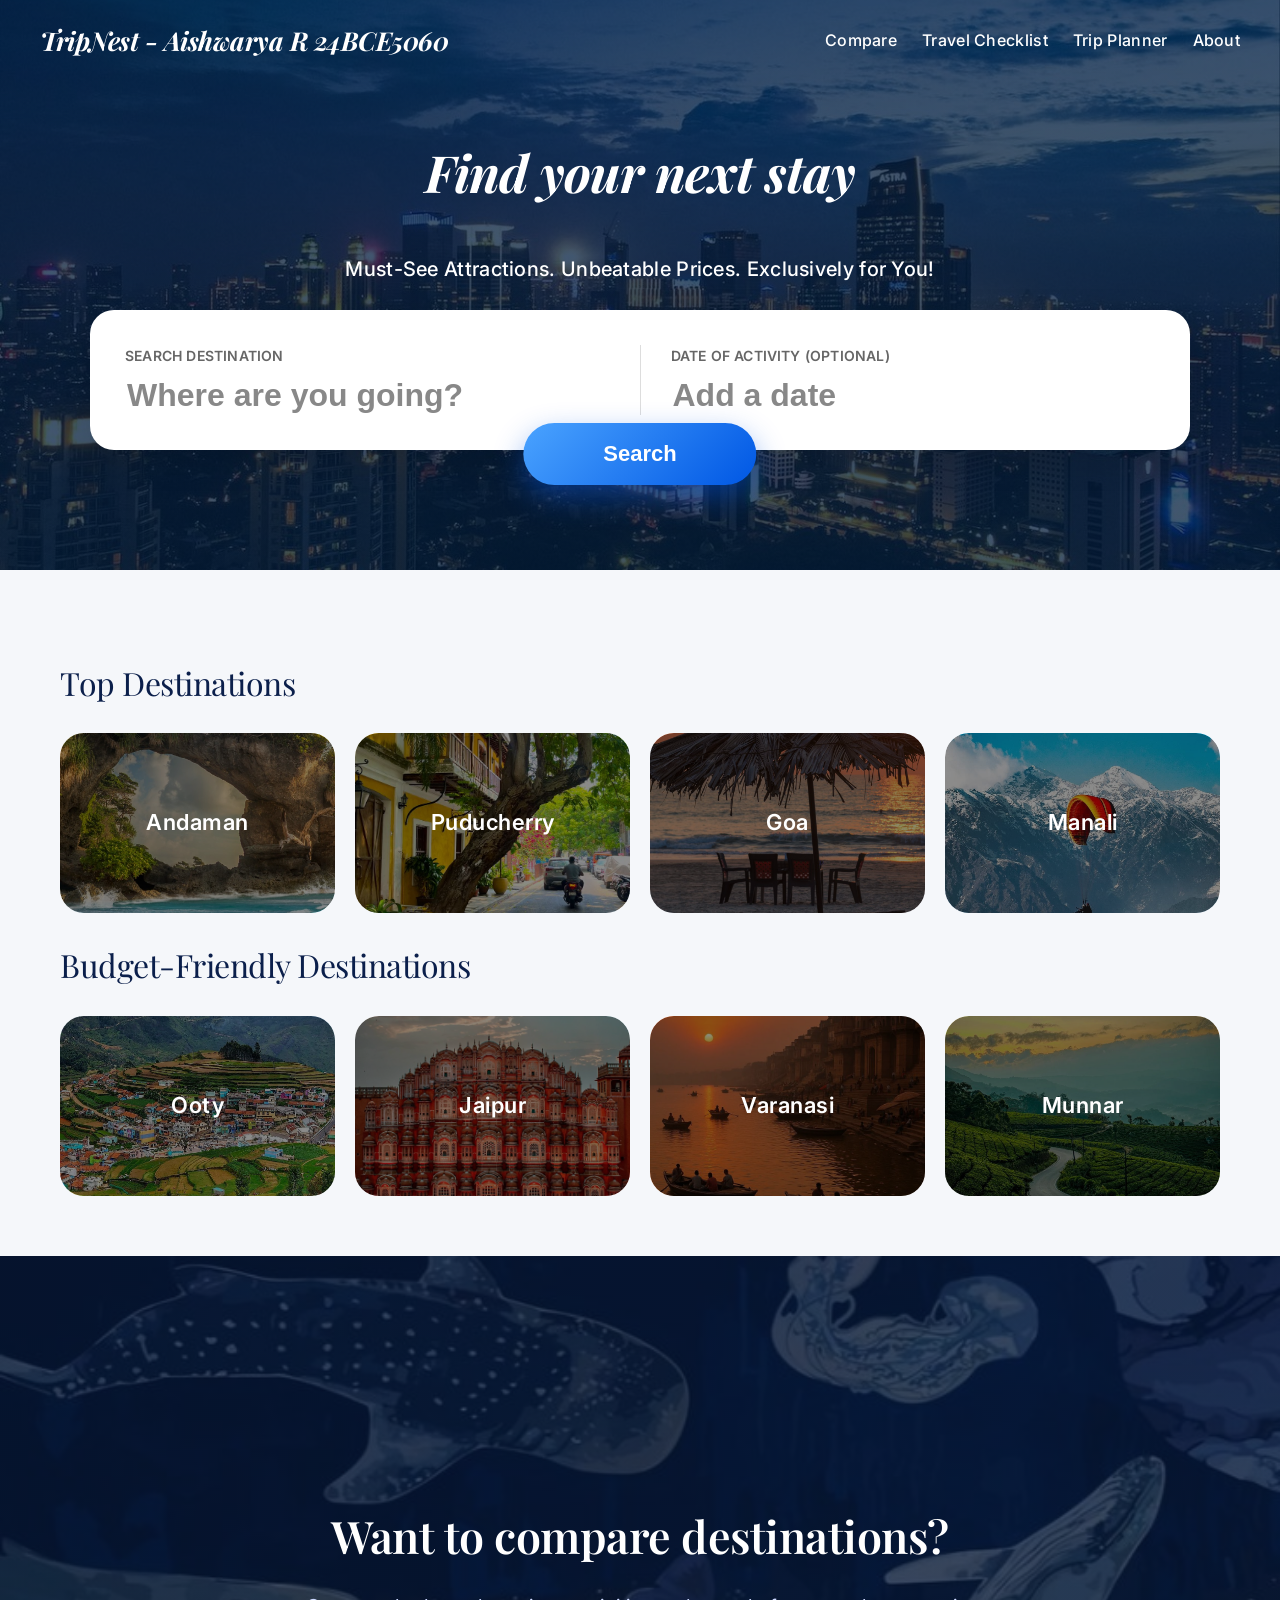
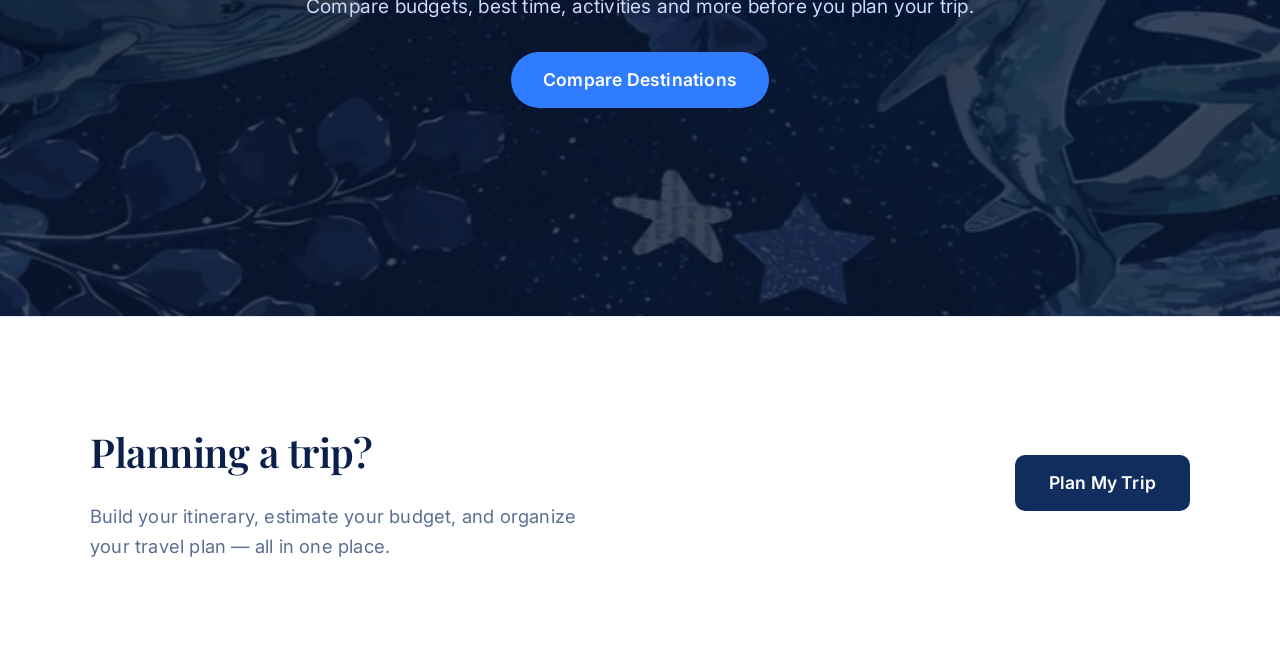
<file: index.html>
<!DOCTYPE html>
<html lang="en">
<head>
  <meta charset="UTF-8">
  <title>TripNest | Travel Smart</title>
  <link rel="stylesheet" href="style.css">
  <link href="https://fonts.googleapis.com/css2?family=Inter:wght@400;500;600;700&family=Playfair+Display:wght@600;700&display=swap" rel="stylesheet">

</head>
<body>

<section class="hero">

  <nav class="navbar">
    <div class="logo"><i>TripNest - Aishwarya R 24BCE5060</i></div>

    <div class="nav-links">
      <a href="compare.html">Compare</a>
      <a href="travel-checklist.html">Travel Checklist</a>
      <a href="trip-planner.html">Trip Planner</a>
      <a href="about.html">About</a>


      </div>
    </div>
  </nav>

  <h1><i>Find your next stay</i></h1>

  <div class="search-wrapper">

    <p class="search-tagline">
      Must-See Attractions. Unbeatable Prices. Exclusively for You!
    </p>

    <div class="search-bar">

      <div class="search-field">
        <span class="label">SEARCH DESTINATION</span>
        <input
          type="text"
          id="destinationInput"
          placeholder="Where are you going?" />
      </div>

      <div class="divider"></div>

<div class="search-field date-field">
  <span class="label">DATE OF ACTIVITY (OPTIONAL)</span>

  <input
    type="text"
    id="dateText"
    placeholder="Add a date"
    readonly
    onclick="toggleCalendar()" />

  <div class="calendar-box" id="calendarBox">
    <div class="calendar-header">
      <button onclick="prevMonth()">‹</button>
      <span id="monthYear"></span>
      <button onclick="nextMonth()">›</button>
    </div>

    <div class="calendar-days">
      <span>Su</span><span>Mo</span><span>Tu</span>
      <span>We</span><span>Th</span><span>Fr</span><span>Sa</span>
    </div>

    <div class="calendar-dates" id="calendarDates"></div>
  </div>
</div>
    </div>


    <button class="search-main-btn floating-btn" onclick="searchTrip()">
      Search
    </button>

  </div>
</section>

<section class="destinations-section">

  <h2 class="section-title">Top Destinations</h2>
  <div class="destination-grid">

    <a href="andaman.html" class="destination-link">
      <div class="destination-card andaman"><span>Andaman</span></div>
    </a>

    <a href="puducherry.html" class="destination-link">
      <div class="destination-card puducherry"><span>Puducherry</span></div>
    </a>

    <a href="goa.html" class="destination-link">
      <div class="destination-card goa"><span>Goa</span></div>
    </a>

    <a href="manali.html" class="destination-link">
      <div class="destination-card manali"><span>Manali</span></div>
    </a>

  </div>

  <h2 class="section-title">Budget-Friendly Destinations</h2>
  <div class="destination-grid">

    <a href="ooty.html" class="destination-link">
      <div class="destination-card ooty"><span>Ooty</span></div>
    </a>

    <a href="jaipur.html" class="destination-link">
      <div class="destination-card jaipur"><span>Jaipur</span></div>
    </a>

    <a href="varanasi.html" class="destination-link">
      <div class="destination-card varanasi"><span>Varanasi</span></div>
    </a>

    <a href="munnar.html" class="destination-link">
      <div class="destination-card munnar"><span>Munnar</span></div>
    </a>

  </div>
</section>

<section class="compare-cta" id="compare-cta">
  <div class="cta-content">
    <h2> Want to compare destinations?</h2>
    <p>Compare budgets, best time, activities and more before you plan your trip.</p>
    <a href="compare.html" class="cta-btn">Compare Destinations</a>
  </div>
</section>
<section class="planner-cta" id="planner-cta">
  <div class="planner-wrapper">
    <div class="planner-text">
      <h2>Planning a trip?</h2>
      <p>
        Build your itinerary, estimate your budget, and organize your travel
        plan — all in one place.
      </p>
    </div>

    <div class="planner-action">
      <a href="trip-planner.html" class="planner-btn">Plan My Trip</a>
    </div>
  </div>
</section>



<script src="script.js"></script>
</body>
</html>
</file>
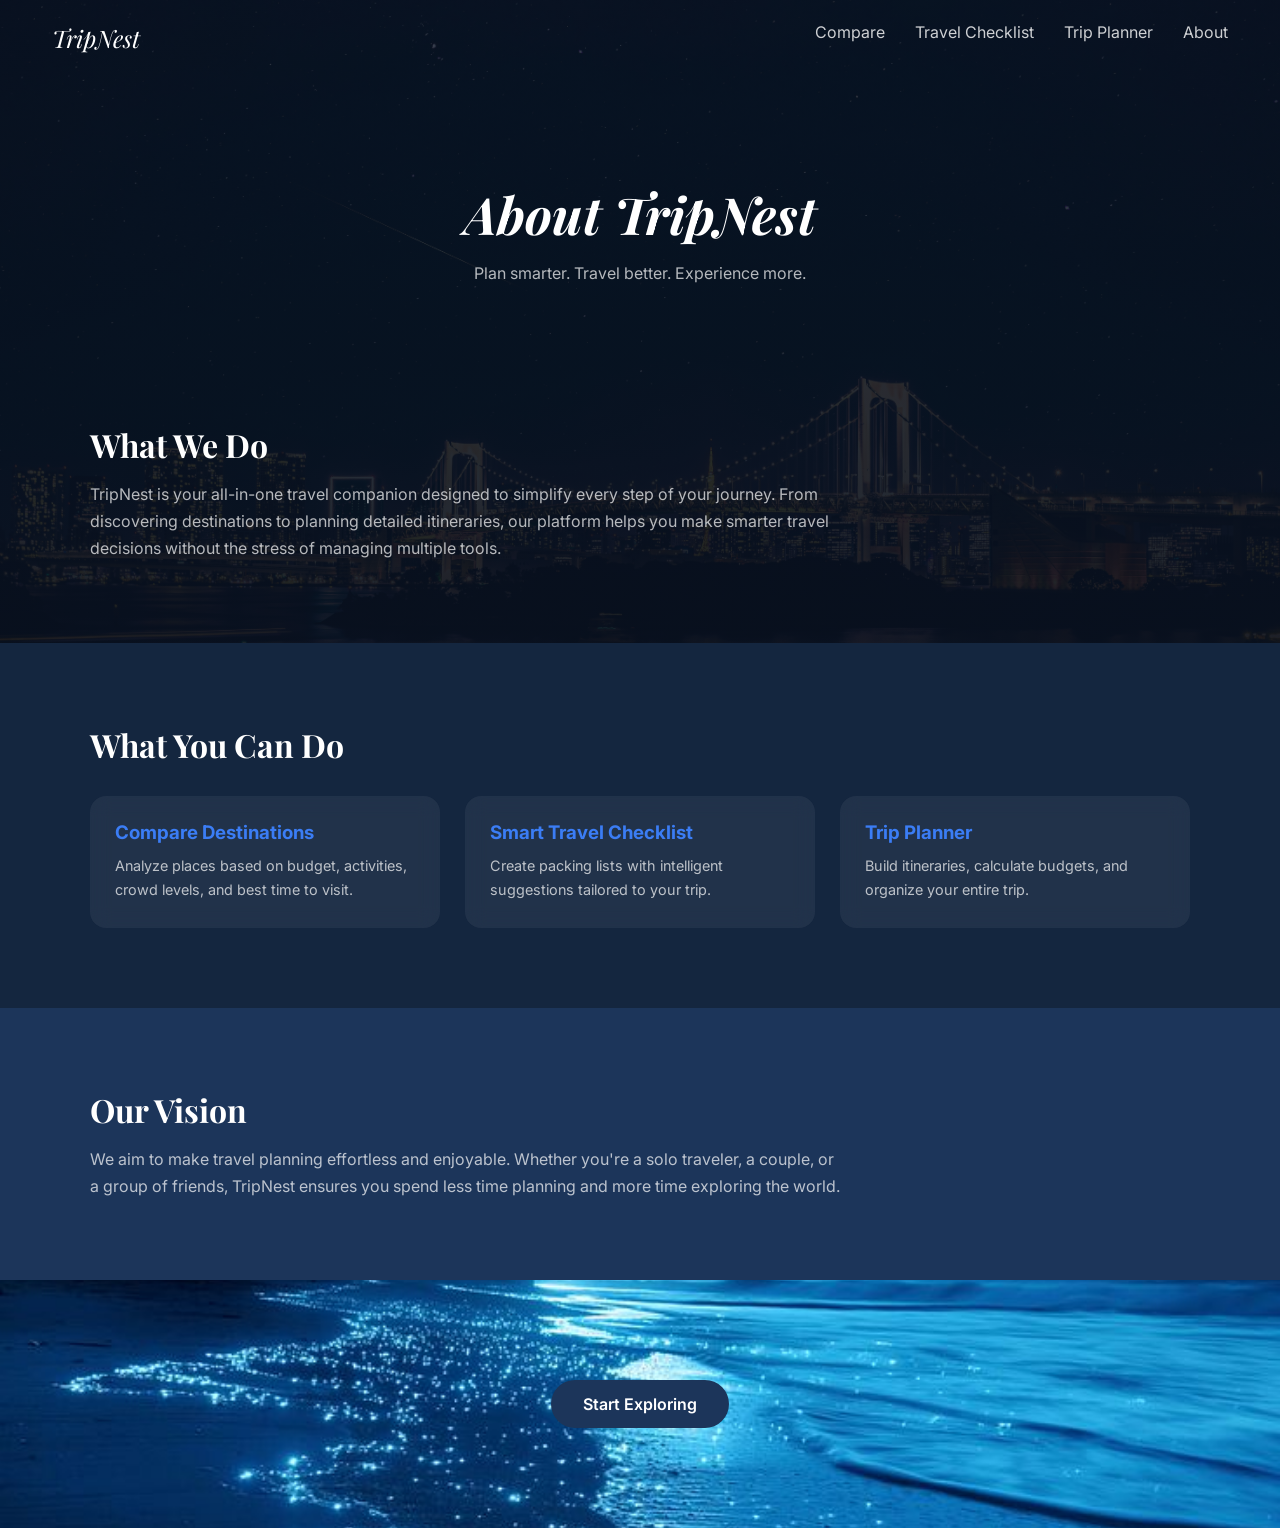
<file: about.html>
<!DOCTYPE html>
<html lang="en">
<head>
  <meta charset="UTF-8" />
  <meta name="viewport" content="width=device-width, initial-scale=1.0" />
  <title>About — TripNest</title>

  <link href="https://fonts.googleapis.com/css2?family=Playfair+Display:ital,wght@0,600;0,700;1,600&family=Inter:wght@300;400;500;600&display=swap" rel="stylesheet">

  <style>
    :root {
      --navy: #0d1b2e;
      --navy-light: #14263f;
      --navy-mid: #1c355a;
      --blue: #3b7df5;
      --white: #ffffff;
      --text-light: rgba(255,255,255,0.7);
    }

    * { margin:0; padding:0; box-sizing:border-box; }

    body {
      font-family: 'Inter', sans-serif;
      background: var(--navy);
      color: white;
    }

    .hero-bg {
      position: fixed;
      inset: 0;
      background:
        linear-gradient(rgba(8,18,34,0.8), rgba(8,16,30,0.95)),
        url('images/bg-travel.jpg') center/cover no-repeat;
      z-index: 0;
    }

    nav {
      position: fixed;
      top: 0; left: 0; right: 0;
      display: flex;
      justify-content: space-between;
      padding: 22px 52px;
      z-index: 10;
    }

    .nav-logo {
      font-family: 'Playfair Display', serif;
      font-style: italic;
      font-size: 1.5rem;
      color: white;
      text-decoration: none;
    }

    .nav-links {
      display: flex;
      gap: 30px;
      list-style: none;
    }

    .nav-links a {
      color: white;
      text-decoration: none;
      opacity: 0.8;
    }

    .nav-links a:hover { opacity:1; }

    .page {
      position: relative;
      z-index: 1;
      padding-top: 100px;
    }

    /* HERO */
    .hero {
      text-align: center;
      padding: 80px 20px 60px;
      background: transparent;
    }

    .hero h1 {
      font-family: 'Playfair Display', serif;
      font-size: 3.2rem;
      font-style: italic;
      margin-bottom: 15px;
    }

    .hero p {
      color: var(--text-light);
    }

    /* SECTION BASE */
    .section {
      padding: 80px 20px;
    }

    .container {
      max-width: 1100px;
      margin: auto;
    }

    .section h2 {
      font-family: 'Playfair Display', serif;
      font-size: 2rem;
      margin-bottom: 15px;
    }

    .section p {
      color: var(--text-light);
      line-height: 1.7;
      max-width: 750px;
    }

    /* DIFFERENT SECTION COLORS */
    .section-dark {
      background: transparent;
    }

    .section-light {
      background: var(--navy-light);
    }

    .section-mid {
      background: var(--navy-mid);
    }

    /* FEATURES */
    .features {
      display: grid;
      grid-template-columns: repeat(auto-fit, minmax(250px,1fr));
      gap: 25px;
      margin-top: 30px;
    }

    .feature-card {
      background: rgba(255,255,255,0.06);
      padding: 25px;
      border-radius: 16px;
      backdrop-filter: blur(10px);
      transition: 0.3s;
    }

    .feature-card:hover {
      transform: translateY(-6px);
      background: rgba(255,255,255,0.1);
    }

    .feature-card h3 {
      margin-bottom: 10px;
      color: var(--blue);
    }

    .feature-card p {
      font-size: 0.9rem;
      color: var(--text-light);
    }

    /* CTA */
    .cta {
      text-align: center;
      padding: 100px 20px;
background: 
  
  url('images/nightcta.jpg') center/cover no-repeat;
    }

    .cta a {
      display: inline-block;
      padding: 14px 32px;
      border-radius: 30px;
      background: var(--navy-mid);
      color: white;
      text-decoration: none;
      font-weight: 600;
    }

  </style>
</head>
<body>

<div class="hero-bg"></div>

<nav>
  <a href="index.html" class="nav-logo">TripNest</a>
  <ul class="nav-links">
    <li><a href="compare.html">Compare</a></li>
    <li><a href="travel-checklist.html">Travel Checklist</a></li>
    <li><a href="trip-planner.html">Trip Planner</a></li>
    <li><a href="about.html" class="active">About</a></li>
  </ul>
</nav>

<div class="page">

  <!-- HERO -->
  <div class="hero">
    <h1>About TripNest</h1>
    <p>Plan smarter. Travel better. Experience more.</p>
  </div>

  <!-- WHAT WE DO -->
  <section class="section section-dark">
    <div class="container">
      <h2>What We Do</h2>
      <p>
        TripNest is your all-in-one travel companion designed to simplify every step of your journey.
        From discovering destinations to planning detailed itineraries, our platform helps you make
        smarter travel decisions without the stress of managing multiple tools.
      </p>
    </div>
  </section>

  <!-- FEATURES -->
  <section class="section section-light">
    <div class="container">
      <h2>What You Can Do</h2>

      <div class="features">
        <div class="feature-card">
          <h3>Compare Destinations</h3>
          <p>Analyze places based on budget, activities, crowd levels, and best time to visit.</p>
        </div>

        <div class="feature-card">
          <h3>Smart Travel Checklist</h3>
          <p>Create packing lists with intelligent suggestions tailored to your trip.</p>
        </div>

        <div class="feature-card">
          <h3>Trip Planner</h3>
          <p>Build itineraries, calculate budgets, and organize your entire trip.</p>
        </div>
      </div>
    </div>
  </section>

  <!-- VISION -->
  <section class="section section-mid">
    <div class="container">
      <h2>Our Vision</h2>
      <p>
        We aim to make travel planning effortless and enjoyable. Whether you're a solo traveler,
        a couple, or a group of friends, TripNest ensures you spend less time planning and more
        time exploring the world.
      </p>
    </div>
  </section>

  <!-- CTA -->
  <div class="cta">
    <a href="index.html">Start Exploring</a>
  </div>

</div>

</body>
</html>
</file>
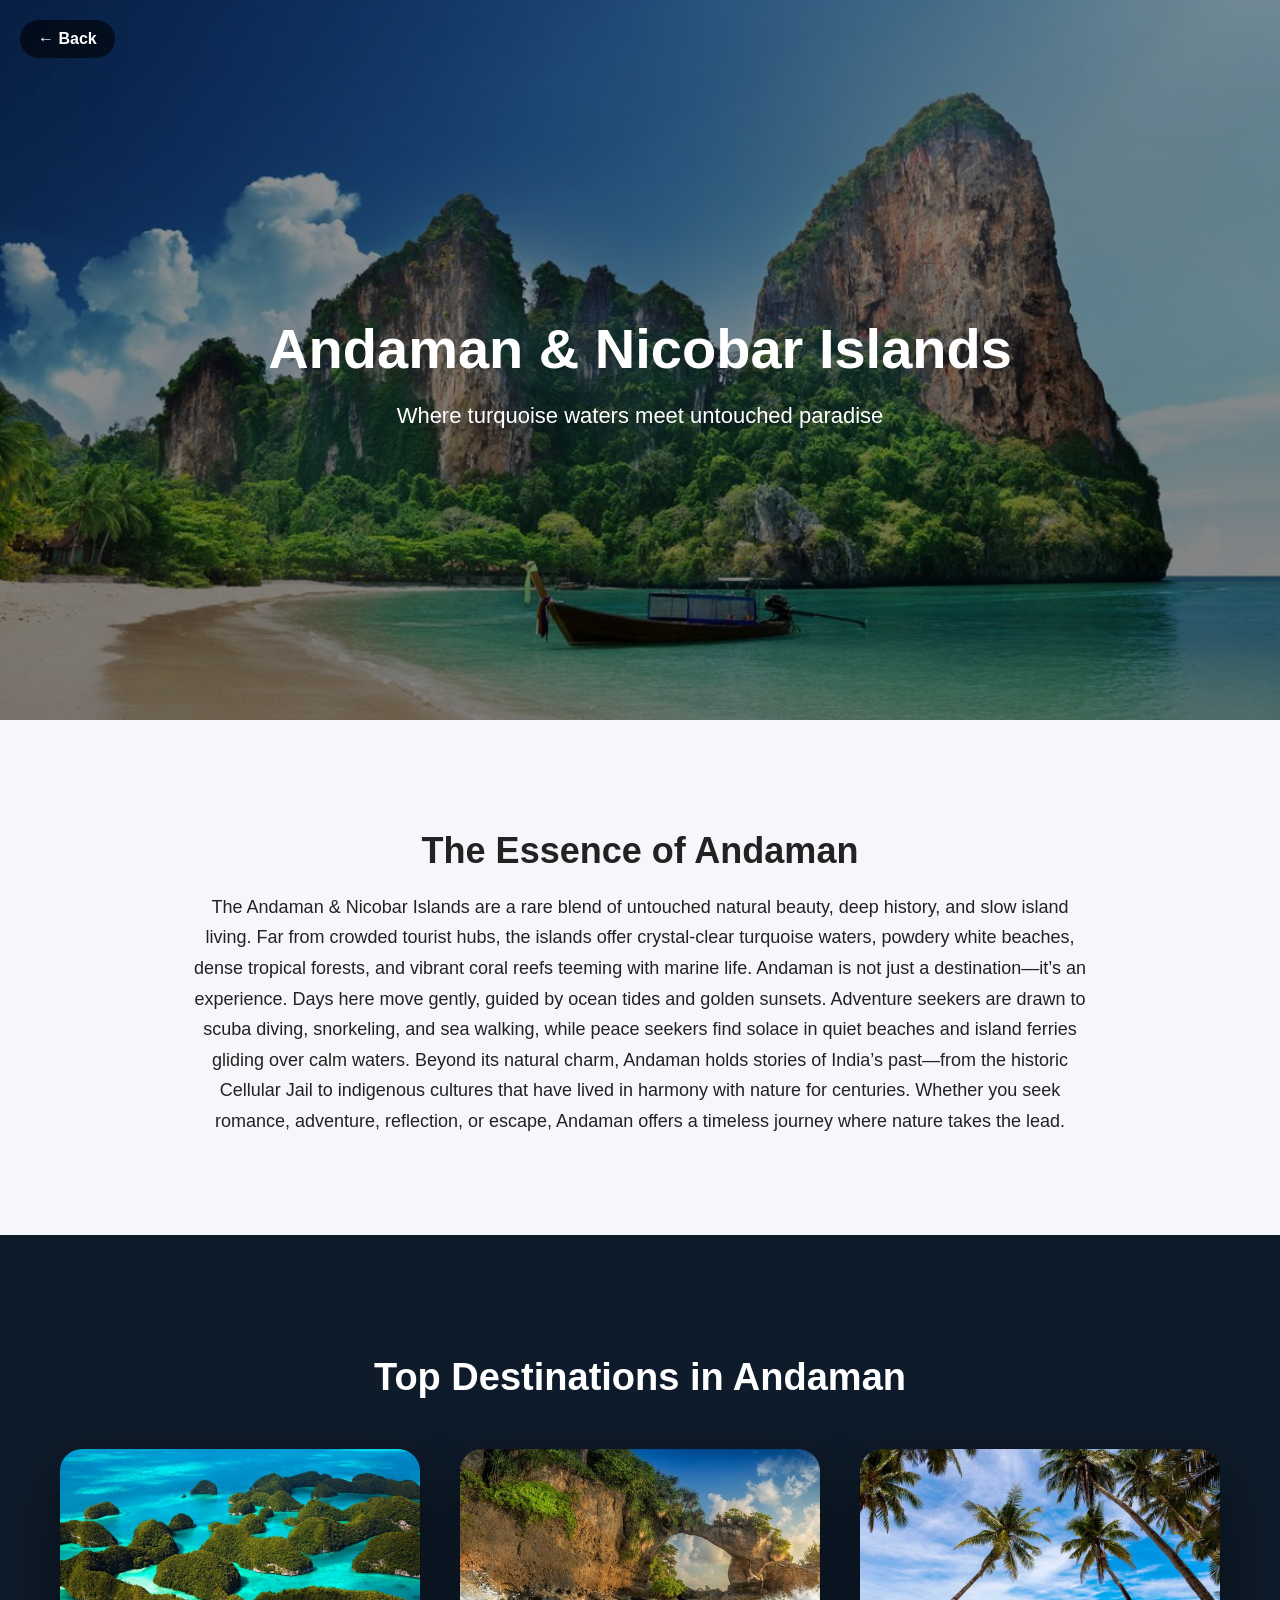
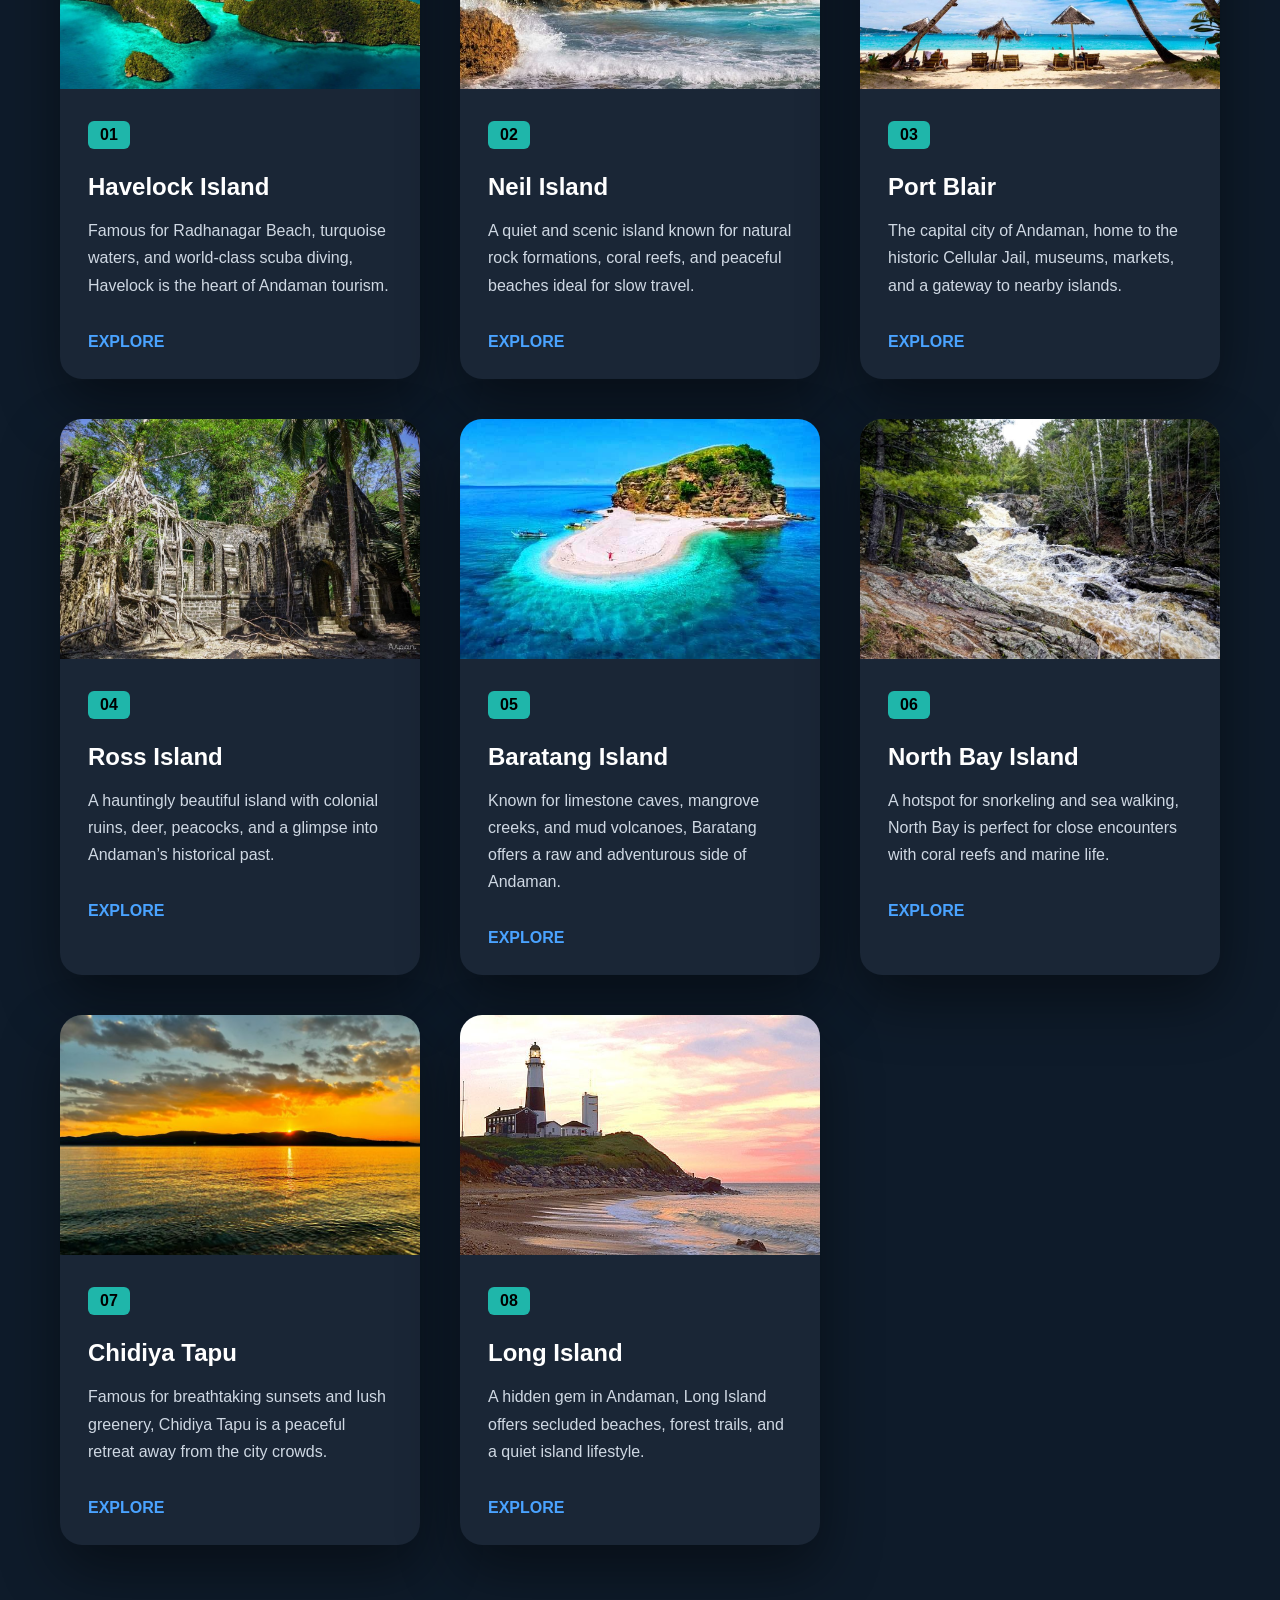
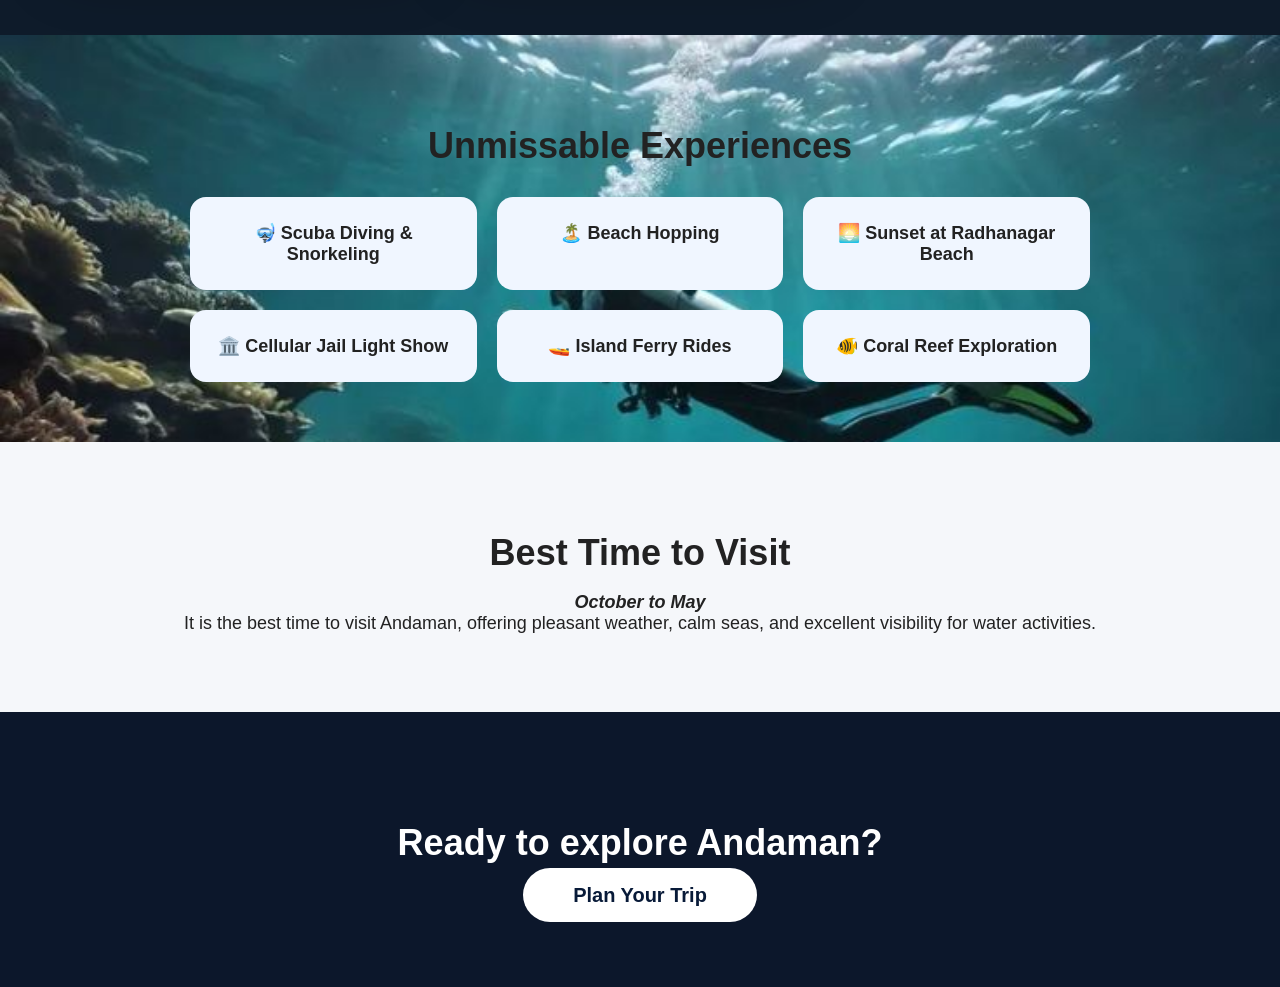
<file: andaman.html>
<!DOCTYPE html>
<html lang="en">
<head>
  <meta charset="UTF-8">
  <title>Andaman | TripNest</title>
  <link rel="stylesheet" href="andaman.css">
</head>
<body>
<a href="index.html" class="back-btn">← Back</a>

<section class="andaman-hero">
  <div class="hero-content">
    <h1>Andaman & Nicobar Islands</h1>
    <p>Where turquoise waters meet untouched paradise</p>
  </div>
</section>

<section class="essence">
  <h2>The Essence of Andaman</h2>
  <p>
The Andaman & Nicobar Islands are a rare blend of untouched natural beauty, deep history, and slow island living. Far from crowded tourist hubs, the islands offer crystal-clear turquoise waters, powdery white beaches, dense tropical forests, and vibrant coral reefs teeming with marine life.

Andaman is not just a destination—it’s an experience. Days here move gently, guided by ocean tides and golden sunsets. Adventure seekers are drawn to scuba diving, snorkeling, and sea walking, while peace seekers find solace in quiet beaches and island ferries gliding over calm waters.

Beyond its natural charm, Andaman holds stories of India’s past—from the historic Cellular Jail to indigenous cultures that have lived in harmony with nature for centuries. Whether you seek romance, adventure, reflection, or escape, Andaman offers a timeless journey where nature takes the lead.
  </p>
</section>

<section class="top-destinations-cards">

  <h2 class="section-title">Top Destinations in Andaman</h2>

  <div class="destinations-grid">

    <div class="destination-card-dark">
      <img src="images/havelock.jpg" alt="Havelock Island">

      <div class="card-content">
        <span class="card-index">01</span>
        <h3>Havelock Island</h3>
        <p>
          Famous for Radhanagar Beach, turquoise waters, and world-class
          scuba diving, Havelock is the heart of Andaman tourism.
        </p>
        <a href="#" class="explore-link">EXPLORE</a>
      </div>
    </div>

    <div class="destination-card-dark">
      <img src="images/neil.jpg" alt="Neil Island">

      <div class="card-content">
        <span class="card-index">02</span>
        <h3>Neil Island</h3>
        <p>
          A quiet and scenic island known for natural rock formations,
          coral reefs, and peaceful beaches ideal for slow travel.
        </p>
        <a href="#" class="explore-link">EXPLORE</a>
      </div>
    </div>

    <div class="destination-card-dark">
      <img src="images/portblair.jpg" alt="Port Blair">

      <div class="card-content">
        <span class="card-index">03</span>
        <h3>Port Blair</h3>
        <p>
          The capital city of Andaman, home to the historic Cellular Jail,
          museums, markets, and a gateway to nearby islands.
        </p>
        <a href="#" class="explore-link">EXPLORE</a>
      </div>
    </div>

    <div class="destination-card-dark">
      <img src="images/ross.jpg" alt="Ross Island">

      <div class="card-content">
        <span class="card-index">04</span>
        <h3>Ross Island</h3>
        <p>
          A hauntingly beautiful island with colonial ruins, deer,
          peacocks, and a glimpse into Andaman’s historical past.
        </p>
        <a href="#" class="explore-link">EXPLORE</a>
      </div>
    </div>
    <div class="destination-card-dark">
  <img src="images/baratang.jpg" alt="Baratang Island">

  <div class="card-content">
    <span class="card-index">05</span>
    <h3>Baratang Island</h3>
    <p>
      Known for limestone caves, mangrove creeks, and mud volcanoes,
      Baratang offers a raw and adventurous side of Andaman.
    </p>
    <a href="#" class="explore-link">EXPLORE</a>
  </div>
</div>

<div class="destination-card-dark">
  <img src="images/north-bay.jpg" alt="North Bay Island">

  <div class="card-content">
    <span class="card-index">06</span>
    <h3>North Bay Island</h3>
    <p>
      A hotspot for snorkeling and sea walking, North Bay is perfect
      for close encounters with coral reefs and marine life.
    </p>
    <a href="#" class="explore-link">EXPLORE</a>
  </div>
</div>

<div class="destination-card-dark">
  <img src="images/chidiya-tapu.jpg" alt="Chidiya Tapu">

  <div class="card-content">
    <span class="card-index">07</span>
    <h3>Chidiya Tapu</h3>
    <p>
      Famous for breathtaking sunsets and lush greenery, Chidiya Tapu
      is a peaceful retreat away from the city crowds.
    </p>
    <a href="#" class="explore-link">EXPLORE</a>
  </div>
</div>

<div class="destination-card-dark">
  <img src="images/long-island.jpg" alt="Long Island Andaman">

  <div class="card-content">
    <span class="card-index">08</span>
    <h3>Long Island</h3>
    <p>
      A hidden gem in Andaman, Long Island offers secluded beaches,
      forest trails, and a quiet island lifestyle.
    </p>
    <a href="#" class="explore-link">EXPLORE</a>
  </div>
</div>


  </div>
</section>


<section class="experiences">
  <h2>Unmissable Experiences</h2>

  <div class="experience-grid">
    <div class="exp-card">🤿 Scuba Diving & Snorkeling</div>
    <div class="exp-card">🏝️ Beach Hopping</div>
    <div class="exp-card">🌅 Sunset at Radhanagar Beach</div>
    <div class="exp-card">🏛️ Cellular Jail Light Show</div>
    <div class="exp-card">🚤 Island Ferry Rides</div>
    <div class="exp-card">🐠 Coral Reef Exploration</div>
  </div>
</section>

<section class="best-time">
  <h2>Best Time to Visit</h2>
  <p>
    <b><i>October to May </i></b><br>It is the best time to visit Andaman,
    offering pleasant weather, calm seas, and excellent visibility for water activities.
  </p>
</section>


<section class="cta">
  <h2>Ready to explore Andaman?</h2>
  <a href="index.html" class="cta-btn">Plan Your Trip</a>
</section>

</body>
</html>
</file>
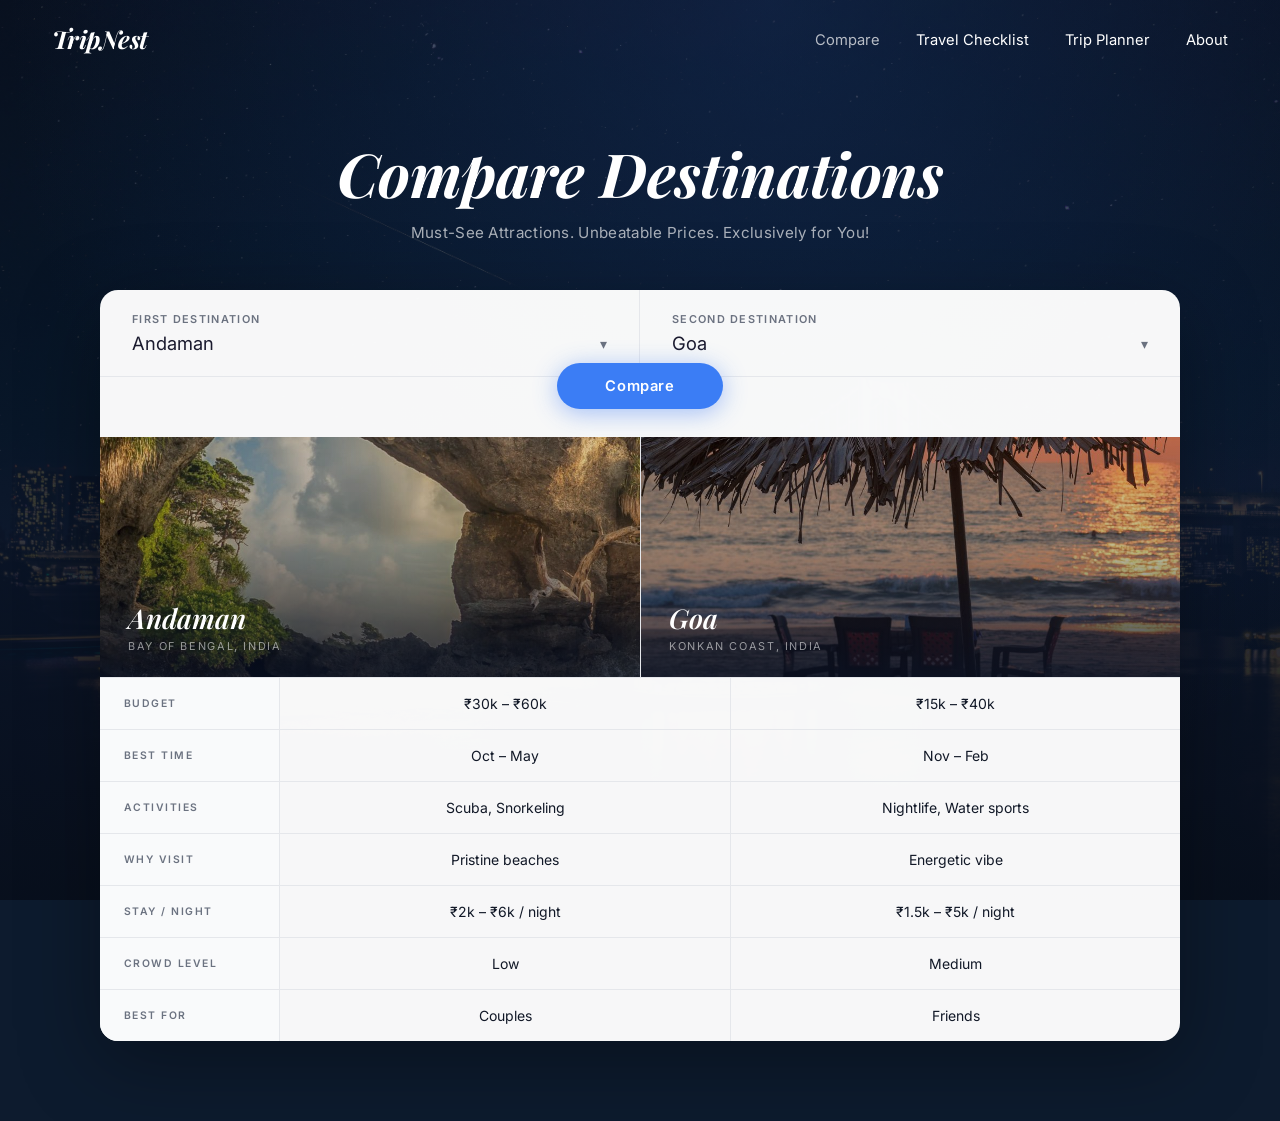
<file: compare.html>
<!DOCTYPE html>
<html lang="en">
<head>
  <meta charset="UTF-8" />
  <meta name="viewport" content="width=device-width, initial-scale=1.0" />
  <title>Compare Destinations — TripNest</title>
  <link rel="stylesheet" href="compare.css">
  <link href="https://fonts.googleapis.com/css2?family=Playfair+Display:ital,wght@0,600;0,700;1,600;1,700&family=Inter:wght@300;400;500;600&display=swap" rel="stylesheet">
</head>
<body>

<!-- Fixed dark city background -->
<div class="hero-bg"></div>

<!-- Navbar — same as homepage -->
<nav>
  <a href="index.html" class="nav-logo">TripNest</a>
  <ul class="nav-links">
    <li><a href="compare.html" class="active">Compare</a></li>
    <li><a href="travel-checklist.html">Travel Checklist</a></li>
    <li><a href="trip-planner.html">Trip Planner</a></li>
    <li><a href="about.html">About</a></li>
  </ul>
</nav>

<!-- Page content -->
<div class="page">

  <!-- Hero heading — italic serif like homepage -->
  <div class="hero-text">
    <h1>Compare Destinations</h1>
    <p>Must-See Attractions. Unbeatable Prices. Exclusively for You!</p>
  </div>

  <!-- White card — mirrors the search bar card -->
  <div class="compare-card">

    <!-- Selector bar — styled like the search input sections -->
    <div class="selector-bar">
      <div class="select-group">
        <label for="place1">First Destination</label>
        <select id="place1" onchange="compare()" class="select-box"></select>
      </div>
      <div class="select-group">
        <label for="place2">Second Destination</label>
        <select id="place2" onchange="compare()" class="select-box"></select>
      </div>
    </div>

    <!-- Blue Search-style button -->
    <div class="compare-btn-wrap">
      <button class="btn-search" onclick="compare()">Compare</button>
    </div>

    <!-- Destination images -->
    <div class="compare-images">
      <div class="image-card">
        <img id="img1" src="" alt="">
        <div class="image-overlay">
          <div class="image-title" id="title1"></div>
          <div class="image-tag" id="tag1"></div>
        </div>
      </div>
      <div class="image-card">
        <img id="img2" src="" alt="">
        <div class="image-overlay">
          <div class="image-title" id="title2"></div>
          <div class="image-tag" id="tag2"></div>
        </div>
      </div>
    </div>

    <!-- Comparison rows -->
    <div class="compare-table" id="comparisonBody"></div>

  </div>
</div>

<script>
const data = {
  andaman: {
    name: "Andaman",
    tag: "Bay of Bengal, India",
    image: "images/andaman.jpg",
    budget: "₹30k – ₹60k",
    time: "Oct – May",
    activities: "Scuba, Snorkeling",
    why: "Pristine beaches",
    stay: "₹2k – ₹6k / night",
    crowd: "Low",
    best: "Couples"
  },
  goa: {
    name: "Goa",
    tag: "Konkan Coast, India",
    image: "images/goa.jpg",
    budget: "₹15k – ₹40k",
    time: "Nov – Feb",
    activities: "Nightlife, Water sports",
    why: "Energetic vibe",
    stay: "₹1.5k – ₹5k / night",
    crowd: "Medium",
    best: "Friends"
  },
  bali: {
    name: "Bali",
    tag: "Lesser Sunda Islands",
    image: "images/paradise-beach.jpg",
    budget: "₹60k+",
    time: "Apr – Oct",
    activities: "Beaches, Temples",
    why: "Luxury escape",
    stay: "₹4k – ₹10k / night",
    crowd: "Medium",
    best: "Honeymoon"
  },
  varanasi: {
    name: "Varanasi",
    tag: "Uttar Pradesh, India",
    image: "images/varanasi.jpg",
    budget: "₹10k – ₹25k",
    time: "Oct – Mar",
    activities: "Ganga Aarti, Temples, Boat rides",
    why: "Spiritual experience",
    stay: "₹800 – ₹3k / night",
    crowd: "High",
    best: "Solo & Pilgrims"
  },
  munnar: {
    name: "Munnar",
    tag: "Kerala, India",
    image: "images/munnar.jpg",
    budget: "₹15k – ₹35k",
    time: "Sep – May",
    activities: "Tea estates, Trekking, Wildlife",
    why: "Misty hill escape",
    stay: "₹1.5k – ₹5k / night",
    crowd: "Low",
    best: "Nature lovers"
  },
  puducherry: {
    name: "Puducherry",
    tag: "Union Territory, India",
    image: "images/puducherry.jpg",
    budget: "₹12k – ₹30k",
    time: "Oct – Mar",
    activities: "French Quarter, Beaches, Cafés",
    why: "Colonial charm",
    stay: "₹1k – ₹4k / night",
    crowd: "Low",
    best: "Couples & Solo"
  },
  manali: {
    name: "Manali",
    tag: "Himachal Pradesh, India",
    image: "images/manali.jpg",
    budget: "₹20k – ₹45k",
    time: "Oct – Jun",
    activities: "Skiing, Trekking, River rafting",
    why: "Snow & adventure",
    stay: "₹1.5k – ₹5k / night",
    crowd: "Medium",
    best: "Adventure seekers"
  },
  ooty: {
    name: "Ooty",
    tag: "Tamil Nadu, India",
    image: "images/ooty.jpg",
    budget: "₹10k – ₹25k",
    time: "Apr – Jun",
    activities: "Tea gardens, Toy train, Boating",
    why: "Cool hill retreat",
    stay: "₹1k – ₹3.5k / night",
    crowd: "Medium",
    best: "Families"
  },
  jaipur: {
    name: "Jaipur",
    tag: "Rajasthan, India",
    image: "images/jaipur.jpg",
    budget: "₹12k – ₹30k",
    time: "Oct – Mar",
    activities: "Forts, Bazaars, Camel rides",
    why: "Royal heritage",
    stay: "₹1k – ₹4k / night",
    crowd: "High",
    best: "History buffs"
  }
};

const fields = ["budget", "time", "activities", "why", "stay", "crowd", "best"];
const labels = {
  budget:     "Budget",
  time:       "Best Time",
  activities: "Activities",
  why:        "Why Visit",
  stay:       "Stay / Night",
  crowd:      "Crowd Level",
  best:       "Best For"
};

const p1 = document.getElementById('place1');
const p2 = document.getElementById('place2');

Object.keys(data).forEach(key => {
  p1.innerHTML += `<option value="${key}">${data[key].name}</option>`;
  p2.innerHTML += `<option value="${key}">${data[key].name}</option>`;
});

function compare() {
  const d1 = data[p1.value];
  const d2 = data[p2.value];

  document.getElementById('title1').textContent = d1.name;
  document.getElementById('title2').textContent = d2.name;
  document.getElementById('tag1').textContent   = d1.tag;
  document.getElementById('tag2').textContent   = d2.tag;

  const img1 = document.getElementById('img1');
  const img2 = document.getElementById('img2');
  img1.src = d1.image; img1.alt = d1.name;
  img2.src = d2.image; img2.alt = d2.name;

  const body = document.getElementById('comparisonBody');
  body.innerHTML = '';
  fields.forEach(field => {
    body.innerHTML += `
      <div class="compare-cell label">${labels[field]}</div>
      <div class="compare-cell value">${d1[field]}</div>
      <div class="compare-cell value">${d2[field]}</div>
    `;
  });
}

window.addEventListener('DOMContentLoaded', () => {
  p1.value = 'andaman';
  p2.value = 'goa';
  compare();
});
</script>

</body>
</html>
</file>
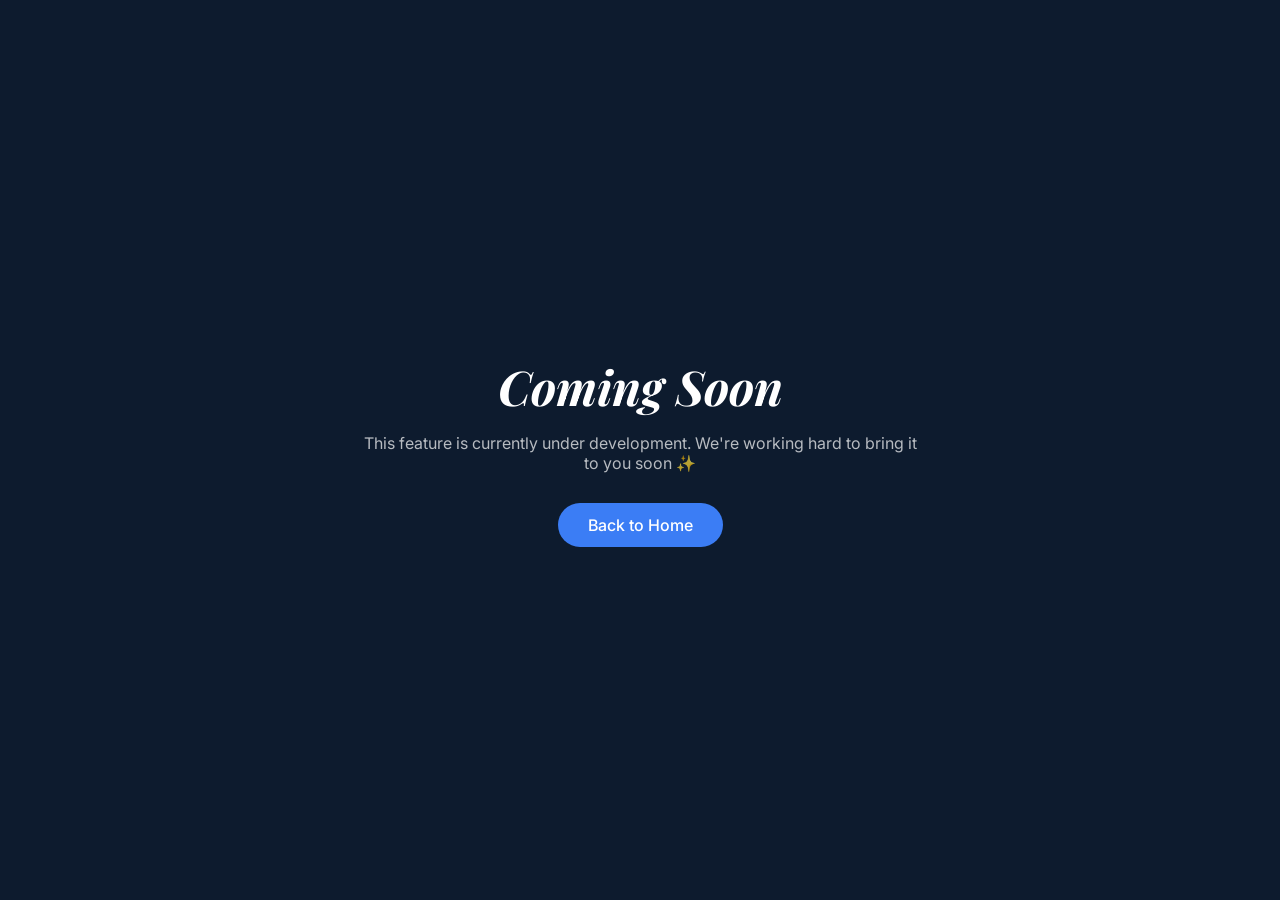
<file: munnar.html>
<!DOCTYPE html>
<html lang="en">
<head>
  <meta charset="UTF-8" />
  <meta name="viewport" content="width=device-width, initial-scale=1.0" />
  <title>Coming Soon — TripNest</title>

  <link href="https://fonts.googleapis.com/css2?family=Playfair+Display:ital,wght@0,600;0,700&family=Inter:wght@300;400;500;600&display=swap" rel="stylesheet">

  <style>
    :root {
      --navy: #0d1b2e;
      --blue: #3b7df5;
      --white: #ffffff;
    }

    * { margin:0; padding:0; box-sizing:border-box; }

    body {
      font-family: 'Inter', sans-serif;
      background: var(--navy);
      color: white;
      height: 100vh;
      display: flex;
      align-items: center;
      justify-content: center;
      text-align: center;
    }

    .wrapper {
      max-width: 600px;
      padding: 20px;
    }

    h1 {
      font-family: 'Playfair Display', serif;
      font-size: 3rem;
      font-style: italic;
      margin-bottom: 15px;
    }

    p {
      color: rgba(255,255,255,0.7);
      margin-bottom: 30px;
      font-size: 1rem;
    }

    .btn {
      display: inline-block;
      padding: 12px 30px;
      border-radius: 30px;
      background: var(--blue);
      color: white;
      text-decoration: none;
      font-weight: 500;
      transition: 0.3s;
    }

    .btn:hover {
      background: #2563eb;
      transform: translateY(-2px);
    }

  </style>
</head>
<body>

  <div class="wrapper">
    <h1>Coming Soon</h1>
    <p>This feature is currently under development. We're working hard to bring it to you soon ✨</p>
    <a href="index.html" class="btn">Back to Home</a>
  </div>

</body>
</html>
</file>
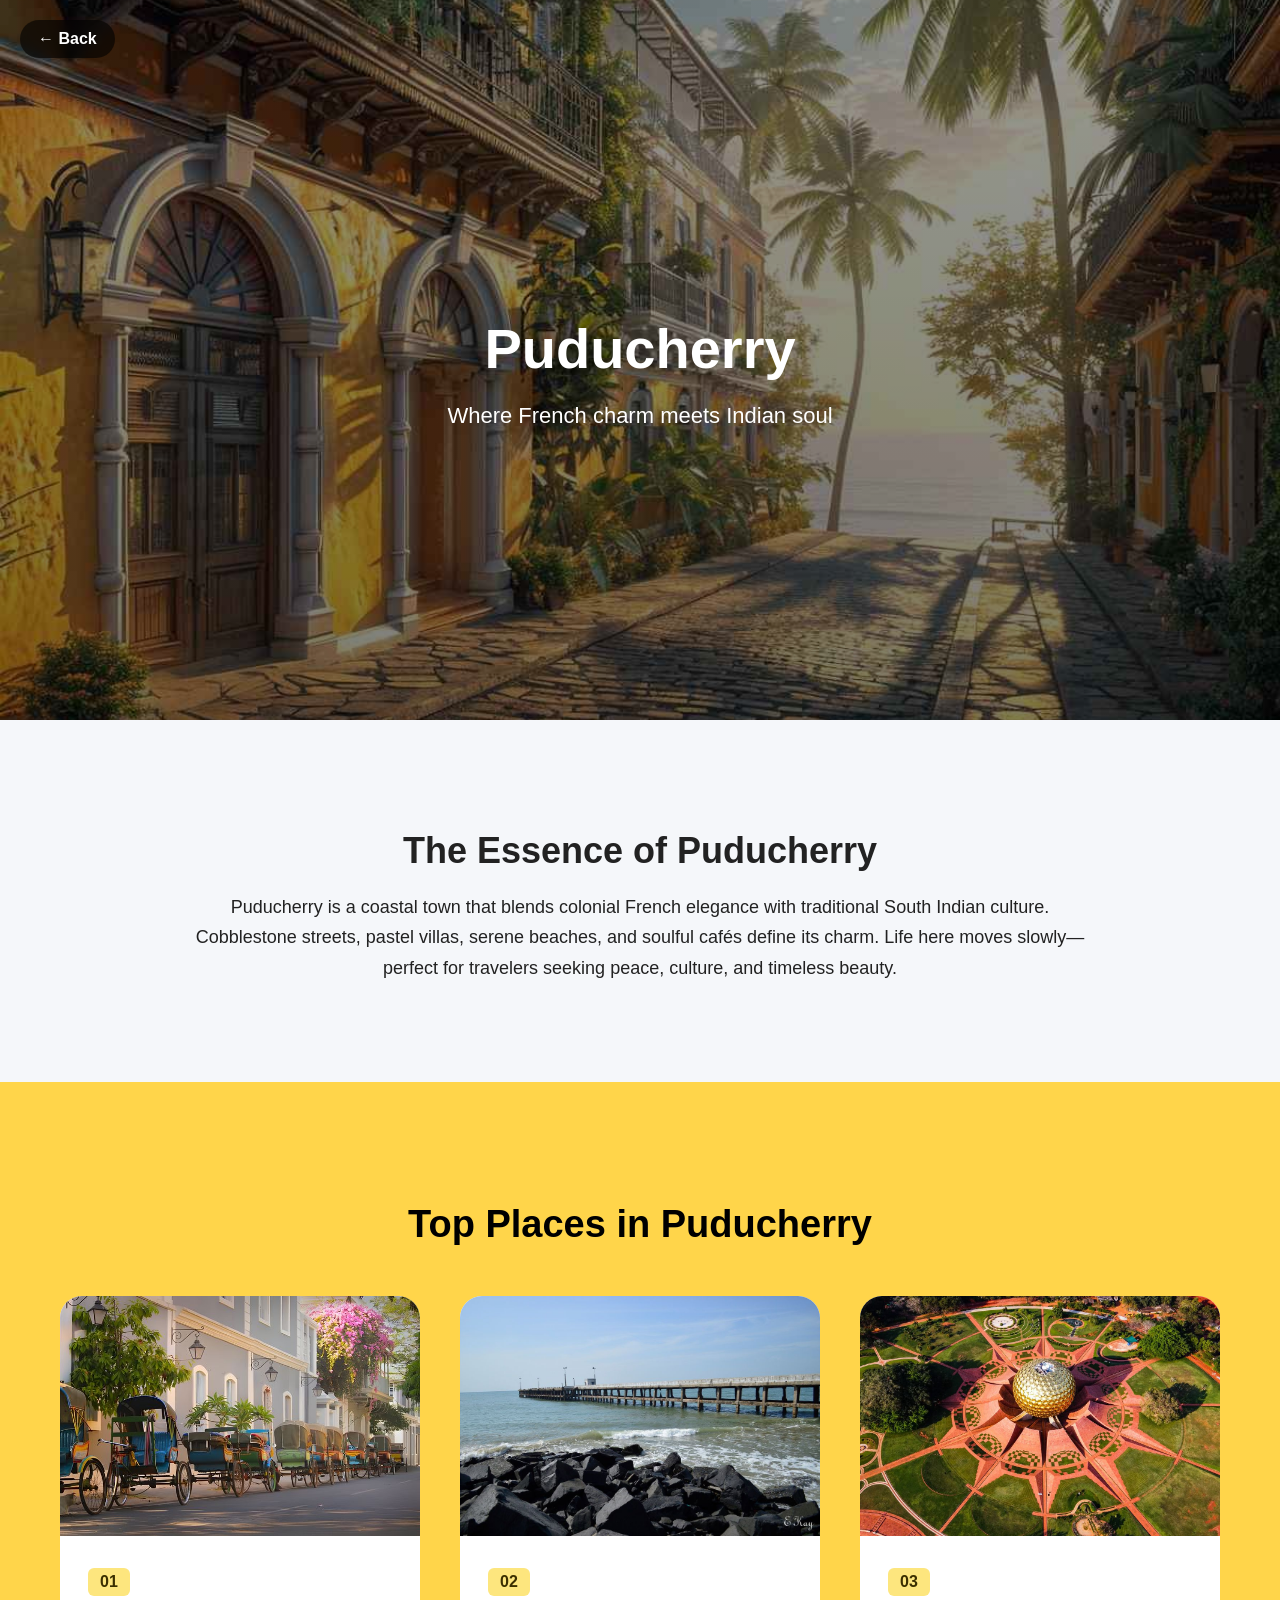
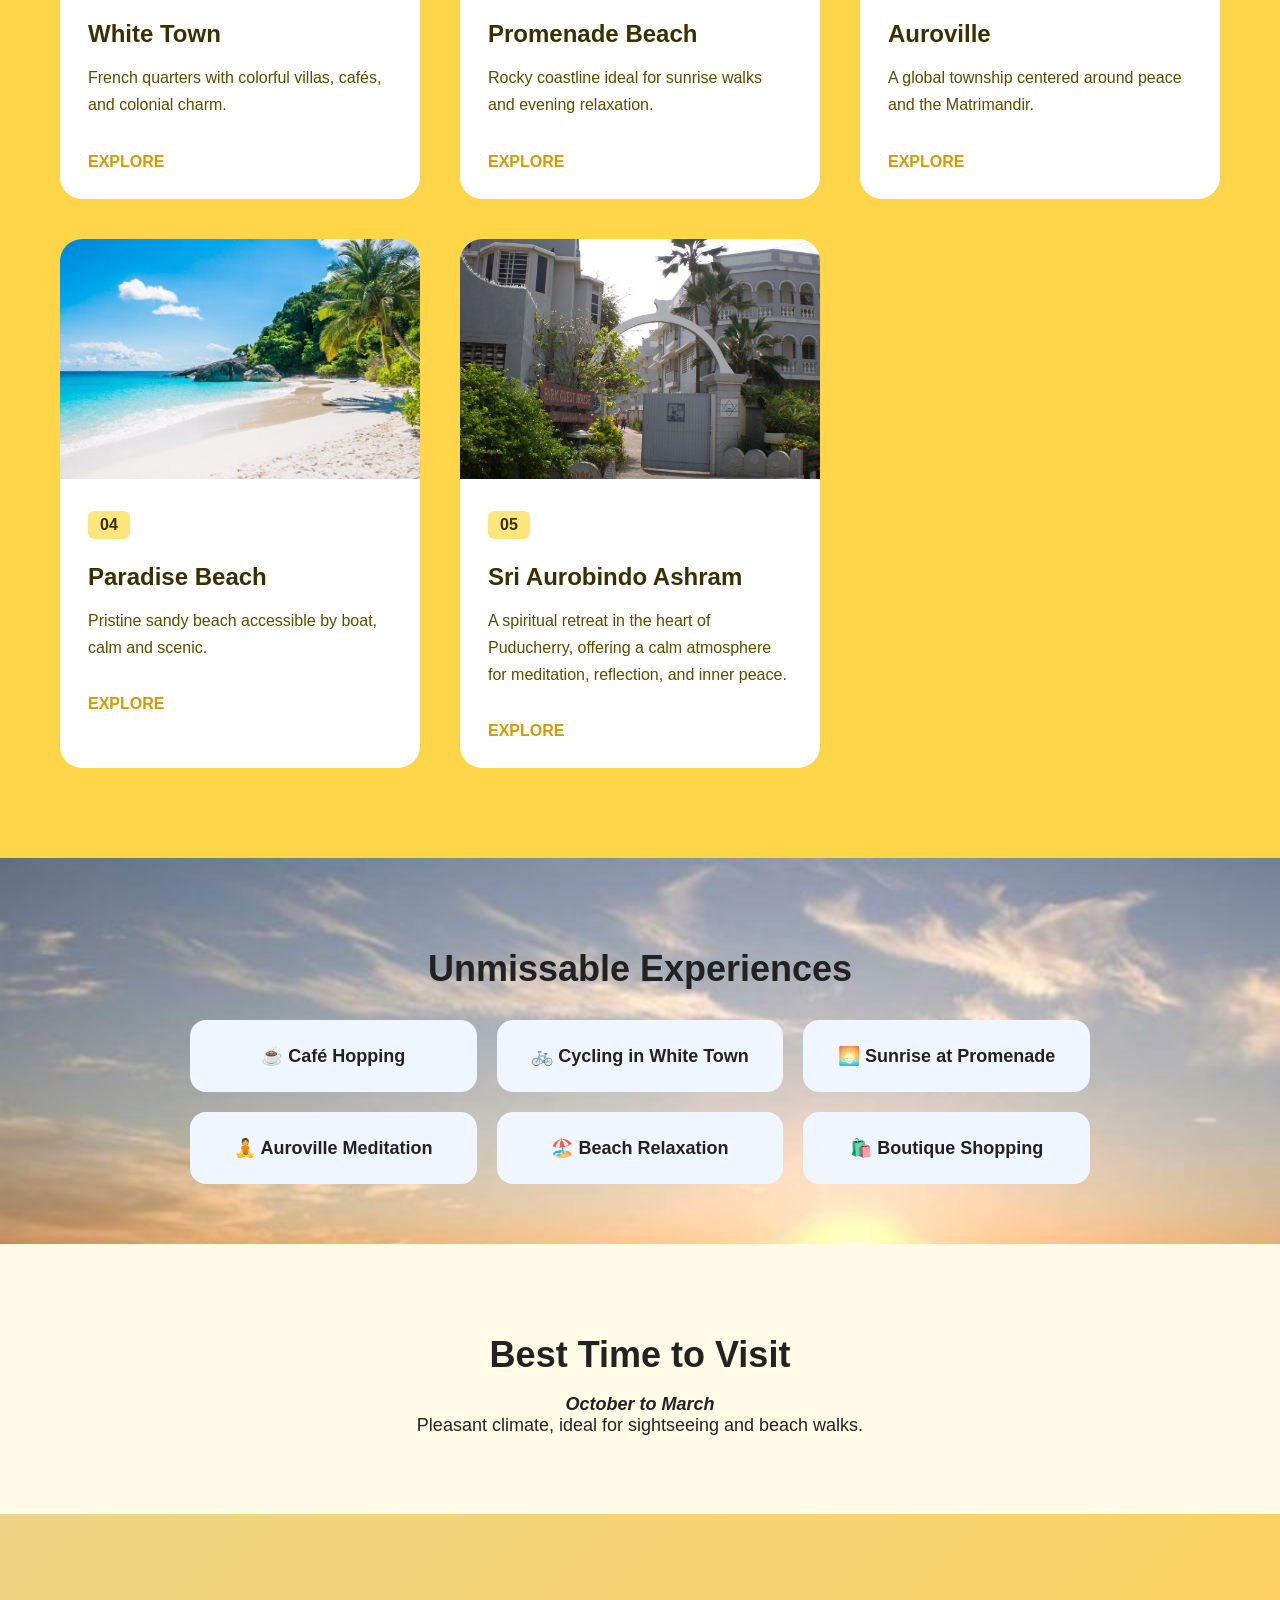
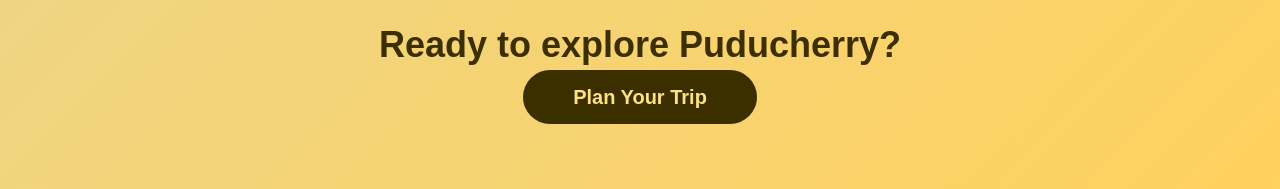
<file: puducherry.html>
<!DOCTYPE html>
<html lang="en">
<head>
  <meta charset="UTF-8">
  <title>Puducherry | TripNest</title>
  <link rel="stylesheet" href="puducherry.css">
</head>
<body>

<a href="index.html" class="back-btn">← Back</a>

<section class="puducherry-hero">
  <div class="hero-content">
    <h1>Puducherry</h1>
    <p>Where French charm meets Indian soul</p>
  </div>
</section>


<section class="essence">
  <h2>The Essence of Puducherry</h2>
  <p>
    Puducherry is a coastal town that blends colonial French elegance with
    traditional South Indian culture. Cobblestone streets, pastel villas,
    serene beaches, and soulful cafés define its charm.
    Life here moves slowly—perfect for travelers seeking peace, culture,
    and timeless beauty.
  </p>
</section>


<section class="top-destinations-cards">
  <h2 class="section-title">Top Places in Puducherry</h2>

  <div class="destinations-grid">

    <div class="destination-card-dark">
      <img src="images/white-town.jpg">
      <div class="card-content">
        <span class="card-index">01</span>
        <h3>White Town</h3>
        <p>French quarters with colorful villas, cafés, and colonial charm.</p>
        <a href="#" class="explore-link">EXPLORE</a>
      </div>
    </div>

    <div class="destination-card-dark">
      <img src="images/promenade.jpg">
      <div class="card-content">
        <span class="card-index">02</span>
        <h3>Promenade Beach</h3>
        <p>Rocky coastline ideal for sunrise walks and evening relaxation.</p>
        <a href="#" class="explore-link">EXPLORE</a>
      </div>
    </div>

    <div class="destination-card-dark">
      <img src="images/auroville.jpg">
      <div class="card-content">
        <span class="card-index">03</span>
        <h3>Auroville</h3>
        <p>A global township centered around peace and the Matrimandir.</p>
        <a href="#" class="explore-link">EXPLORE</a>
      </div>
    </div>

    <div class="destination-card-dark">
      <img src="images/paradise-beach.jpg">
      <div class="card-content">
        <span class="card-index">04</span>
        <h3>Paradise Beach</h3>
        <p>Pristine sandy beach accessible by boat, calm and scenic.</p>
        <a href="#" class="explore-link">EXPLORE</a>
      </div>
    </div>
    <div class="destination-card-dark">
  <img src="images/sri-aurobindo-ashram.jpg" alt="Sri Aurobindo Ashram">

  <div class="card-content">
    <span class="card-index">05</span>
    <h3>Sri Aurobindo Ashram</h3>
    <p>
      A spiritual retreat in the heart of Puducherry, offering a calm
      atmosphere for meditation, reflection, and inner peace.
    </p>
    <a href="#" class="explore-link">EXPLORE</a>
  </div>
</div>


  </div>
</section>


<section class="experiences">
  <h2>Unmissable Experiences</h2>

  <div class="experience-grid">
    <div class="exp-card">☕ Café Hopping</div>
    <div class="exp-card">🚲 Cycling in White Town</div>
    <div class="exp-card">🌅 Sunrise at Promenade</div>
    <div class="exp-card">🧘 Auroville Meditation</div>
    <div class="exp-card">🏖️ Beach Relaxation</div>
    <div class="exp-card">🛍️ Boutique Shopping</div>
  </div>
</section>


<section class="best-time">
  <h2>Best Time to Visit</h2>
  <p><b><i>October to March</i></b><br>
  Pleasant climate, ideal for sightseeing and beach walks.</p>
</section>

<section class="cta">
  <h2>Ready to explore Puducherry?</h2>
  <a href="index.html" class="cta-btn">Plan Your Trip</a>
</section>

</body>
</html>
</file>
<file: style.css>
body {
  margin: 0;
  font-family: 'Inter', sans-serif;
  font-weight: 400;
  letter-spacing: 0.2px;
  line-height: 1.6;
  background: #f5f7fa;
  color: #1e293b;
}

/* HERO */
.hero {
  background:
    linear-gradient(rgba(4, 30, 65, 0.75), rgba(2, 30, 62, 0.75)),
    url("images/hero-bg.jpg");
  background-size: cover;
  background-position: center;
  padding: 20px 20px 120px;
  color: white;
}

/* NAVBAR */
.navbar {
  display: flex;
  justify-content: space-between;
  align-items: center;
  max-width: 1200px;
  margin: auto;
}

.logo {
  font-family: 'Playfair Display', serif;
  font-size: 26px;
  font-weight: 700;
  letter-spacing: -0.5px;
}


.nav-links {
  display: flex;
  align-items: center;
}

.nav-links a {
  margin-left: 25px;
  color: white;
  text-decoration: none;
}

/* MORE MENU */
.more-menu {
  position: relative;
  margin-left: 20px;
}

.more-btn {
  font-size: 24px;
  cursor: pointer;
}

.more-dropdown {
  position: absolute;
  right: 0;
  top: 30px;
  background: white;
  width: 180px;
  border-radius: 8px;
  display: none;
}

.more-menu:hover .more-dropdown {
  display: block;
}

.more-dropdown a {
  display: block;
  padding: 12px;
  color: black;
  text-decoration: none;
}

/* HERO TITLE */
.hero h1 {
  font-family: 'Playfair Display', serif;
  text-align: center;
  margin: 80px 0 40px;
  font-size: 3.2rem;
  font-weight: 700;
  letter-spacing: -1px;
  line-height: 1.2;
}
.section-title {
  font-family: 'Playfair Display', serif;
  font-size: 2rem;
  font-weight: 400;
  letter-spacing: -0.5px;
  margin-bottom: 25px;
  color: #0b1f4b;
}

/* SEARCH WRAPPER */
.search-wrapper {
  max-width: 1100px;
  margin: 50px auto 0;
  text-align: center;
  position: relative;
}

/* TAGLINE */
.search-tagline {
  font-size: 20px;
  color: white;
  margin-bottom: 25px;
  font-weight: 500;
}

/* SEARCH BAR */
.search-bar {
  background: white;
  border-radius: 24px;
  display: flex;
  align-items: center;
  padding: 35px;
  box-shadow: 0 10px 35px rgba(0,0,0,0.12);
}

/* SEARCH FIELD */
.search-field {
  flex: 1;
  text-align: left;
}

.search-field .label {
  font-size: 14px;
  font-weight: 600;
  color: #666;
  margin-bottom: 8px;
  display: block;
}

.search-field input {
  width: 100%;
  border: none;
  outline: none;
  font-size: 32px;
  font-weight: 600;
  color: #333;
}

.search-field input::placeholder {
  color: #888;
}

/* DIVIDER */
.divider {
  width: 1px;
  height: 70px;
  background: #ddd;
  margin: 0 30px;
}

/* FLOATING SEARCH BUTTON */
.search-main-btn {
  padding: 18px 80px;
  background: linear-gradient(135deg, #4aa3ff, #0057e4);
  border: none;
  border-radius: 999px;
  color: white;
  font-size: 22px;
  font-weight: bold;
  cursor: pointer;
  box-shadow: 0 12px 30px rgba(0,87,228,0.45);
}

.floating-btn {
  position: absolute;
  left: 50%;
  bottom: -35px;
  transform: translateX(-50%);
  z-index: 10;
}
/* DESTINATIONS */
.destinations-section {
  padding: 60px;
}

.destination-grid {
  display: grid;
  grid-template-columns: repeat(auto-fit, minmax(220px, 1fr));
  gap: 20px;
}

.destination-link {
  text-decoration: none;
}

.destination-card {
  height: 180px;
  border-radius: 24px;
  overflow: hidden;
  background-size: cover;
  background-position: center;
  position: relative;
  display: flex;
  justify-content: center;
  align-items: center;
  transition: 0.3s;
}

.destination-card::before {
  content: "";
  position: absolute;
  inset: 0;
  background: rgba(0,0,0,0.45);
  border-radius: inherit;
}

.destination-card span {
  color: white;
  font-size: 22px;
  z-index: 1;
}

.destination-card:hover {
  transform: scale(1.05);
}

/* IMAGES */
.andaman { background-image: url("images/andaman.jpg"); }
.puducherry { background-image: url("images/puducherry.jpg"); }
.goa { background-image: url("images/goa.jpg"); }
.manali { background-image: url("images/manali.jpg"); }
.ooty { background-image: url("images/ooty.jpg"); }
.jaipur { background-image: url("images/jaipur.jpg"); }
.varanasi { background-image: url("images/varanasi.jpg"); }
.munnar { background-image: url("images/munnar.jpg"); }

/* DATE FIELD */
.date-field {
  position: relative;   /* anchor */
}

/* ADD A DATE INPUT */
#dateText {
  width: 100%;
  border: none;
  outline: none;
  font-size: 32px;
  font-weight: 600;
  color: #888;
  background: transparent;
  cursor: pointer;
}

/* CALENDAR CONTAINER */
.calendar-box {
  position: absolute;

  /* 👇 OPENS BELOW “Add a date” */
  top: 100%;            /* directly below input */
  margin-top: 12px;     /* small gap */

  right: 0;             /* aligned with Add a date */
  width: 320px;

  background: #fff;
  border-radius: 16px;
  padding: 18px;

  box-shadow: 0 20px 50px rgba(0, 0, 0, 0.25);
  display: none;
  z-index: 9999;
}


.calendar-header button {
  background: none;
  border: none;
  font-size: 22px;
  cursor: pointer;
}

/* DAY NAMES */
.calendar-days {
  display: grid;
  grid-template-columns: repeat(7, 1fr);
  text-align: center;
  font-size: 14px;
  font-weight: 600;
  color: #666;
  margin-bottom: 10px;
}

/* DATE GRID */
.calendar-dates {
  display: grid;
  grid-template-columns: repeat(7, 1fr);
  gap: 6px;
}

.calendar-dates span {
  padding: 8px 0;
  text-align: center;
  border-radius: 8px;
  cursor: pointer;
  font-weight: 500;
}

.calendar-dates span:hover {
  background: #e6f0ff;
}

.calendar-dates .selected {
  background: #0057e4;
  color: white;
}
/* MONTH + YEAR */
.calendar-header span {
  color: #000;          /* black */
  font-weight: 600;
}

/* PREV / NEXT ARROWS */
.calendar-header button {
  color: #000;          /* black arrows */
}

/* DAY NAMES */
.calendar-days span {
  color: #000;          /* black */
  font-weight: 600;
}

/* DATE NUMBERS */
.calendar-dates span {
  color: #000;          /* black */
  font-weight: 500;
}

/* HOVER */
.calendar-dates span:hover {
  background: #e6f0ff;
  color: #000;
}

/* SELECTED DATE */
.calendar-dates .selected {
  background: #0057e4;
  color: #fff;
}
.compare-cta {
  min-height: 60vh;
  display: flex;
  align-items: center;
  justify-content: center;
  background: linear-gradient(
      rgba(6, 20, 47, 0.75),
      rgba(6, 20, 47, 0.75)
    ),
    url("images/trip-bg.jpg");
  background-size: cover;
  background-position: center;
  text-align: center;
  color: #ffffff;
  padding: 60px 20px;
}

.cta-content {
  max-width: 700px;
  opacity: 0;
  transform: translateY(40px);
  transition: all 0.8s ease;
}

.cta-content h2 {
  font-size: 2.8rem;
  margin-bottom: 15px;
}

.cta-content p {
  font-size: 1.2rem;
  color: #cdd9ff;
  margin-bottom: 30px;
}

.cta-btn {
  display: inline-block;
  padding: 14px 32px;
  font-size: 1.1rem;
  font-weight: 600;
  border-radius: 30px;
  background: #2f7cff;
  color: #ffffff;
  text-decoration: none;
  transition: transform 0.3s ease, box-shadow 0.3s ease;
}

.cta-btn:hover {
  transform: translateY(-3px);
  box-shadow: 0 12px 30px rgba(47, 124, 255, 0.4);
}

/* reveal animation */
.compare-cta.show .cta-content {
  opacity: 1;
  transform: translateY(0);
}
.planner-cta {
  background: #ffffff;
  padding: 70px 20px;
  border-top: 1px solid #e6ecff;
}

.planner-wrapper {
  max-width: 1100px;
  margin: auto;
  display: flex;
  align-items: center;
  justify-content: space-between;
  gap: 40px;

  opacity: 0;
  transform: translateY(30px);
  transition: all 0.7s ease;
}

.planner-text h2 {
  font-size: 2.5rem;
  margin-bottom: 12px;
  color: #0b1f4b;
}

.planner-text p {
  font-size: 1.15rem;
  color: #5b6f95;
  max-width: 520px;
}

.planner-action {
  flex-shrink: 0;
}

.planner-btn {
  display: inline-block;
  padding: 14px 34px;
  font-size: 1.1rem;
  font-weight: 600;
  border-radius: 10px;
  background: #102d5e;
  color: #ffffff;
  text-decoration: none;
  transition: transform 0.3s ease, box-shadow 0.3s ease;
}

.planner-btn:hover {
  transform: translateY(-3px);
  box-shadow: 0 10px 28px rgba(16, 45, 94, 0.35);
}

/* reveal */
.planner-cta.show .planner-wrapper {
  opacity: 1;
  transform: translateY(0);
}

/* responsive */
@media (max-width: 768px) {
  .planner-wrapper {
    flex-direction: column;
    text-align: center;
  }
}
.cta-content h2,
.planner-text h2 {
  font-family: 'Playfair Display', serif;
  font-weight: 600;
  letter-spacing: -0.5px;
}
.nav-links a {
  font-family: 'Inter', sans-serif;
  font-weight: 500;
  letter-spacing: 0.3px;
}
.destination-card span {
  font-family: 'Inter', sans-serif;
  font-weight: 600;
  letter-spacing: 0.5px;
}
.search-tagline {
  font-family: 'Inter', sans-serif;
  font-weight: 500;
  letter-spacing: 0.3px;
}
</file>
<file: andaman.css>
body {
  margin: 0;
  font-family: Arial, sans-serif;
  background: #f5f7fa;
  color: #222;
}
/* BACK BUTTON */
.back-btn {
  position: fixed;
  top: 20px;
  left: 20px;
  z-index: 999;
  padding: 10px 18px;
  background: rgba(0, 0, 0, 0.6);
  color: white;
  text-decoration: none;
  font-size: 16px;
  font-weight: 600;
  border-radius: 999px;
  backdrop-filter: blur(6px);
  transition: background 0.3s ease, transform 0.2s ease;
}

.back-btn:hover {
  background: rgba(0, 0, 0, 0.8);
  transform: translateX(-3px);
}


/* HERO */
.andaman-hero {
  height: 80vh;
  background:
    linear-gradient(rgba(0,0,0,0.4), rgba(0,0,0,0.5)),
    url("images/andaman-hero.jpg");
  background-size: cover;
  background-position: center;
  display: flex;
  align-items: center;
  justify-content: center;
}

.hero-content {
  text-align: center;
  color: white;
}

.hero-content h1 {
  font-size: 56px;
  margin-bottom: 10px;
}

.hero-content p {
  font-size: 22px;
}

/* ESSENCE */
.essence {
  padding: 80px 20px;
  max-width: 900px;
  margin: auto;
  text-align: center;
}

.essence h2 {
  font-size: 36px;
  margin-bottom: 20px;
}

.essence p {
  font-size: 18px;
  line-height: 1.7;
}

/* TOP DESTINATIONS */
.top-spots {
  padding: 60px;
}

.top-spots h2 {
  text-align: center;
  font-size: 36px;
  margin-bottom: 40px;
}

.spots-grid {
  display: grid;
  grid-template-columns: repeat(auto-fit, minmax(220px, 1fr));
  gap: 20px;
}

.spot-card {
  height: 200px;
  border-radius: 24px;
  display: flex;
  align-items: center;
  justify-content: center;
  background-size: cover;
  background-position: center;
  position: relative;
  color: white;
  font-size: 22px;
  font-weight: bold;
}

.spot-card::before {
  content: "";
  position: absolute;
  inset: 0;
  background: rgba(0,0,0,0.45);
  border-radius: inherit;
}

.spot-card span {
  position: relative;
  z-index: 1;
}

/* ANDAMAN DESTINATIONS */
.havelock {
  background-image: url("images/havelock.jpg");
}

.neil {
  background-image: url("images/neil.jpg");
}

.portblair {
  background-image: url("images/portblair.jpg");
}

.ross {
  background-image: url("images/ross.jpg");
}

.baratang {
  background-image: url("images/baratang.jpg");
}

.northbay {
  background-image: url("images/north-bay.jpg");
}

.chidiyatapu {
  background-image: url("images/chidiya-tapu.jpg");
}

.longisland {
  background-image: url("images/long-island.jpg");
}

/* EXPERIENCES */
.experiences {
  padding: 60px 20px;
  background: url("images/bg-swim.jpg");
  background-repeat: no-repeat;
  background-size: cover;
}

.experiences h2 {
  text-align: center;
  font-size: 36px;
  margin-bottom: 30px;
}

.experience-grid {
  max-width: 900px;
  margin: auto;
  display: grid;
  grid-template-columns: repeat(auto-fit, minmax(220px, 1fr));
  gap: 20px;
}

.exp-card {
  padding: 25px;
  border-radius: 16px;
  background: #f0f6ff;
  text-align: center;
  font-size: 18px;
  font-weight: 600;
}

/* BEST TIME */
.best-time {
  padding: 60px 20px;
  text-align: center;
}

.best-time h2 {
  font-size: 36px;
  margin-bottom: 15px;
}

.best-time p {
  font-size: 18px;
}

/* CTA */
.cta {
  padding: 80px 20px;
  text-align: center;
  background-color:#0c172b;
  color: white;
  gap: 50px;
}

.cta h2 {
  font-size: 36px;
  margin-bottom: 20px;
}

.cta-btn {
  padding: 16px 50px;
  background: white;
  color: #081a38;
  border-radius: 999px;
  font-size: 20px;
  font-weight: bold;
  text-decoration: none;
}
/* TOP DESTINATIONS SECTION */
.top-destinations-cards {
  padding: 90px 60px;
  background: #0e1b2a; /* dark premium background */
}

.section-title {
  text-align: center;
  font-size: 38px;
  color: #fff;
  margin-bottom: 50px;
}

/* GRID */
.destinations-grid {
  display: grid;
  grid-template-columns: repeat(auto-fit, minmax(340px, 1fr));
  gap: 40px;
}

/* CARD */
.destination-card-dark {
  background: #1a2636;
  border-radius: 22px;
  overflow: hidden;
  box-shadow: 0 25px 60px rgba(0,0,0,0.45);
}



/* IMAGE */
.destination-card-dark img {
  width: 100%;
  height: 240px;
  object-fit: cover;
}

/* CONTENT */
.destination-card-dark .card-content {
  padding: 28px;
  color: #fff;
}

.card-index {
  display: inline-block;
  background: #1fb6aa; /* accent like reference */
  color: #000;
  font-weight: bold;
  padding: 5px 12px;
  border-radius: 6px;
  margin-bottom: 14px;
}

.destination-card-dark h3 {
  font-size: 24px;
  margin: 10px 0;
}

.destination-card-dark p {
  font-size: 16px;
  line-height: 1.7;
  color: #cfd8e3;
}

/* EXPLORE */
.explore-link {
  display: inline-block;
  margin-top: 18px;
  color: #4aa3ff;
  font-weight: bold;
  text-decoration: none;
}

.explore-link:hover {
  text-decoration: underline;
}
</file>
<file: compare.css>
@import url('https://fonts.googleapis.com/css2?family=Playfair+Display:ital,wght@0,600;0,700;1,600;1,700&family=Inter:wght@300;400;500;600&display=swap');

:root {
  --navy: #0d1b2e;
  --navy-mid: #111f35;
  --navy-card: rgba(255,255,255,0.97);
  --blue-cta: #3b7df5;
  --blue-cta-hover: #2563eb;
  --white: #ffffff;
  --text-muted: rgba(255,255,255,0.65);
  --label-color: #6b7280;
  --divider-dark: rgba(255,255,255,0.12);
  --divider-light: #e5e7eb;
  --card-shadow: 0 20px 80px rgba(0,0,0,0.35);
}

*, *::before, *::after {
  box-sizing: border-box;
  margin: 0;
  padding: 0;
}

body {
  font-family: 'Inter', sans-serif;
  font-weight: 400;
  background-color: var(--navy);
  color: var(--white);
  min-height: 100vh;
  overflow-x: hidden;
}

/* ── Hero Background (mirrors homepage) ── */
.hero-bg {
  position: fixed;
  inset: 0;
  background:
    linear-gradient(180deg,
      rgba(8, 18, 34, 0.72) 0%,
      rgba(10, 22, 42, 0.82) 60%,
      rgba(8, 16, 30, 0.92) 100%),
    url('images/bg-travel.jpg') center/cover no-repeat;
  z-index: 0;
}

/* Blue tint overlay — matches homepage city photo feel */
.hero-bg::after {
  content: '';
  position: absolute;
  inset: 0;
  background: radial-gradient(ellipse at 60% 0%, rgba(30, 60, 120, 0.35) 0%, transparent 70%);
  pointer-events: none;
}

/* ── Navbar ── */
nav {
  position: fixed;
  top: 0;
  left: 0;
  right: 0;
  z-index: 100;
  display: flex;
  align-items: center;
  justify-content: space-between;
  padding: 22px 52px;
}

.nav-logo {
  font-family: 'Playfair Display', serif;
  font-style: italic;
  font-size: 1.55rem;
  font-weight: 700;
  color: var(--white);
  text-decoration: none;
  letter-spacing: -0.01em;
}

.nav-links {
  display: flex;
  align-items: center;
  gap: 36px;
  list-style: none;
}

.nav-links a {
  font-size: 0.92rem;
  font-weight: 400;
  color: var(--white);
  text-decoration: none;
  transition: opacity 0.2s;
}

.nav-links a:hover,
.nav-links a.active {
  opacity: 0.7;
}

.nav-dots {
  font-size: 1.2rem;
  color: var(--white);
  cursor: pointer;
  letter-spacing: 2px;
}

/* ── Page Shell ── */
.page {
  position: relative;
  z-index: 1;
  min-height: 100vh;
  display: flex;
  flex-direction: column;
  align-items: center;
  padding: 140px 40px 80px;
}

/* ── Hero Text ── */
.hero-text {
  text-align: center;
  margin-bottom: 48px;
  animation: fadeUp 0.7s cubic-bezier(0.22,1,0.36,1) both;
}

.hero-text h1 {
  font-family: 'Playfair Display', serif;
  font-style: italic;
  font-weight: 700;
  font-size: clamp(2.4rem, 5vw, 3.8rem);
  line-height: 1.1;
  color: var(--white);
  letter-spacing: -0.01em;
  margin-bottom: 16px;
}

.hero-text p {
  font-size: 0.95rem;
  font-weight: 400;
  color: var(--text-muted);
  letter-spacing: 0.02em;
}

@keyframes fadeUp {
  from { opacity: 0; transform: translateY(22px); }
  to   { opacity: 1; transform: translateY(0); }
}

/* ── Compare Card ── */
.compare-card {
  width: 100%;
  max-width: 1080px;
  background: var(--navy-card);
  border-radius: 18px;
  overflow: hidden;
  box-shadow: var(--card-shadow);
  animation: fadeUp 0.75s 0.1s cubic-bezier(0.22,1,0.36,1) both;
}

/* ── Selector Bar (inside card, matches search bar style) ── */
.selector-bar {
  display: grid;
  grid-template-columns: 1fr 1fr;
  border-bottom: 1px solid var(--divider-light);
}

.select-group {
  padding: 22px 32px;
  position: relative;
}

.select-group:first-child {
  border-right: 1px solid var(--divider-light);
}

.select-group label {
  display: block;
  font-size: 0.68rem;
  font-weight: 600;
  letter-spacing: 0.12em;
  text-transform: uppercase;
  color: var(--label-color);
  margin-bottom: 6px;
}

.select-box {
  width: 100%;
  font-family: 'Inter', sans-serif;
  font-size: 1.15rem;
  font-weight: 400;
  color: #1a1a2e;
  background: transparent;
  border: none;
  appearance: none;
  cursor: pointer;
  outline: none;
  padding-right: 28px;
}

.select-group::after {
  content: '▾';
  position: absolute;
  right: 32px;
  bottom: 24px;
  font-size: 0.85rem;
  color: var(--label-color);
  pointer-events: none;
}

/* ── Search / Compare Button ── */
.compare-btn-wrap {
  display: flex;
  justify-content: center;
  padding: 0 32px 28px;
  margin-top: -14px;
  position: relative;
  z-index: 2;
}

/* ── Image Row ── */
.compare-images {
  display: grid;
  grid-template-columns: 1fr 1fr;
  border-bottom: 1px solid var(--divider-light);
}

.image-card {
  position: relative;
  height: 240px;
  overflow: hidden;
}

.image-card + .image-card {
  border-left: 1px solid var(--divider-light);
}

.image-card img {
  width: 100%;
  height: 100%;
  object-fit: cover;
  transition: transform 0.9s cubic-bezier(0.25,0.46,0.45,0.94),
              filter 0.5s ease;
  filter: brightness(0.88) saturate(0.9);
}

.image-card:hover img {
  transform: scale(1.06);
  filter: brightness(1) saturate(1);
}

.image-overlay {
  position: absolute;
  inset: 0;
  background: linear-gradient(to top, rgba(8,16,35,0.78) 0%, rgba(8,16,35,0.15) 55%, transparent 100%);
  display: flex;
  flex-direction: column;
  align-items: flex-start;
  justify-content: flex-end;
  padding: 24px 28px;
}

.image-title {
  font-family: 'Playfair Display', serif;
  font-style: italic;
  font-weight: 600;
  font-size: 1.7rem;
  color: #ffffff;
  line-height: 1;
}

.image-tag {
  font-size: 0.68rem;
  font-weight: 400;
  letter-spacing: 0.15em;
  text-transform: uppercase;
  color: rgba(255,255,255,0.55);
  margin-top: 7px;
}

/* ── Comparison Table ── */
.compare-table {
  display: grid;
  grid-template-columns: 180px 1fr 1fr;
}

.compare-cell {
  padding: 17px 24px;
  border-bottom: 1px solid var(--divider-light);
  font-size: 0.875rem;
  color: #1a1a2e;
  display: flex;
  align-items: center;
}

.compare-cell.label {
  font-size: 0.65rem;
  font-weight: 600;
  letter-spacing: 0.14em;
  text-transform: uppercase;
  color: var(--label-color);
  background: #f9fafb;
  border-right: 1px solid var(--divider-light);
}

.compare-cell.value {
  justify-content: center;
  text-align: center;
  font-weight: 400;
  color: #111827;
}

.compare-cell.value + .compare-cell.value {
  border-left: 1px solid var(--divider-light);
}

.compare-cell:hover {
  background: #f0f6ff;
}

.compare-cell.label:hover {
  background: #f9fafb;
}

/* Last row: no bottom border */
.compare-table .compare-cell:nth-last-child(-n+3) {
  border-bottom: none;
}

/* ── Blue Search-style Button ── */
.btn-search {
  display: inline-flex;
  align-items: center;
  justify-content: center;
  padding: 14px 48px;
  font-family: 'Inter', sans-serif;
  font-size: 0.92rem;
  font-weight: 600;
  color: #ffffff;
  background: var(--blue-cta);
  border: none;
  border-radius: 50px;
  cursor: pointer;
  letter-spacing: 0.04em;
  transition: background 0.25s, transform 0.2s, box-shadow 0.25s;
  box-shadow: 0 4px 24px rgba(59, 125, 245, 0.45);
  text-decoration: none;
}

.btn-search:hover {
  background: var(--blue-cta-hover);
  transform: translateY(-1px);
  box-shadow: 0 8px 32px rgba(59, 125, 245, 0.5);
}

/* ── Back Link ── */
.back-btn {
  position: fixed;
  top: 28px;
  left: 52px;
  z-index: 200;
  font-family: 'Inter', sans-serif;
  font-size: 0.78rem;
  font-weight: 400;
  color: rgba(255,255,255,0.75);
  text-decoration: none;
  display: flex;
  align-items: center;
  gap: 8px;
  transition: color 0.2s;
  letter-spacing: 0.01em;
}

.back-btn svg {
  width: 16px;
  height: 16px;
  stroke: currentColor;
  fill: none;
  stroke-width: 2;
  stroke-linecap: round;
  stroke-linejoin: round;
}

.back-btn:hover {
  color: #ffffff;
}

/* ── Responsive ── */
@media (max-width: 820px) {
  nav { padding: 18px 24px; }

  .page { padding: 110px 16px 60px; }

  .selector-bar {
    grid-template-columns: 1fr;
  }

  .select-group:first-child {
    border-right: none;
    border-bottom: 1px solid var(--divider-light);
  }

  .compare-images {
    grid-template-columns: 1fr;
  }

  .image-card + .image-card {
    border-left: none;
    border-top: 1px solid var(--divider-light);
  }

  .compare-table {
    grid-template-columns: 1fr;
  }

  .compare-cell.label {
    border-right: none;
    border-bottom: none;
    padding-bottom: 2px;
    background: #f3f4f6;
    padding-top: 16px;
  }

  .compare-cell.value {
    justify-content: flex-start;
    text-align: left;
    padding-top: 4px;
  }

  .compare-cell.value + .compare-cell.value {
    border-left: none;
    border-top: 1px solid var(--divider-light);
    padding-bottom: 16px;
  }

  .compare-table .compare-cell:nth-last-child(-n+3) {
    border-bottom: revert;
  }

  .nav-links { display: none; }
}
.back-btn {
  position: fixed;
  top: 20px;
  left: 20px;
  z-index: 999;
  padding: 10px 18px;
  background: rgba(0, 0, 0, 0.6);
  color: white;
  text-decoration: none;
  font-size: 16px;
  font-weight: 600;
  border-radius: 999px;
  backdrop-filter: blur(6px);
  transition: background 0.3s ease, transform 0.2s ease;
}

.back-btn:hover {
  background: rgba(0, 0, 0, 0.8);
  transform: translateX(-3px);
}
</file>
<file: puducherry.css>
body {
  margin: 0;
  font-family: Arial, sans-serif;
  background: #f5f7fa;
  color: #222;
}

/* BACK BUTTON */
.back-btn {
  position: fixed;
  top: 20px;
  left: 20px;
  z-index: 999;
  padding: 10px 18px;
  background: rgba(0, 0, 0, 0.6);
  color: white;
  text-decoration: none;
  font-size: 16px;
  font-weight: 600;
  border-radius: 999px;
  backdrop-filter: blur(6px);
  transition: background 0.3s ease, transform 0.2s ease;
}

.back-btn:hover {
  background: rgba(0, 0, 0, 0.8);
  transform: translateX(-3px);
}

/* HERO */
.puducherry-hero {
  height: 80vh;
  background:
    linear-gradient(rgba(0,0,0,0.4), rgba(0,0,0,0.5)),
    url("images/puducherry-hero.jpg");
  background-size: cover;
  background-position: center;
  display: flex;
  align-items: center;
  justify-content: center;
}

.hero-content {
  text-align: center;
  color: white;
}

.hero-content h1 {
  font-size: 56px;
  margin-bottom: 10px;
}

.hero-content p {
  font-size: 22px;
}

/* ESSENCE */
.essence {
  padding: 80px 20px;
  max-width: 900px;
  margin: auto;
  text-align: center;
}

.essence h2 {
  font-size: 36px;
  margin-bottom: 20px;
}

.essence p {
  font-size: 18px;
  line-height: 1.7;
}

/* DESTINATIONS SECTION */
.top-destinations-cards {
  padding: 90px 60px;
  background: #0e1b2a;
}

.section-title {
  text-align: center;
  font-size: 38px;
  color: #000000;
  margin-bottom: 50px;
}

.destinations-grid {
  display: grid;
  grid-template-columns: repeat(auto-fit, minmax(340px, 1fr));
  gap: 40px;
}

.destination-card-dark {
  background: #1a2636;
  border-radius: 22px;
  overflow: hidden;

}
.destination-card-dark img {
  width: 100%;
  height: 240px;
  object-fit: cover;
}

.card-content {
  padding: 28px;
  color: #fff;
}

.card-index {
  display: inline-block;
  background: #1fb6aa;
  color: #000;
  font-weight: bold;
  padding: 5px 12px;
  border-radius: 6px;
  margin-bottom: 14px;
}

.destination-card-dark h3 {
  font-size: 24px;
  margin: 10px 0;
}

.destination-card-dark p {
  font-size: 16px;
  line-height: 1.7;
  color: #cfd8e3;
}

.explore-link {
  display: inline-block;
  margin-top: 18px;
  color: #4aa3ff;
  font-weight: bold;
  text-decoration: none;
}

/* EXPERIENCES */
.experiences {
  padding: 60px 20px;
  background: url("images/puducherry-bg.jpg");
  background-size: cover;
}

.experiences h2 {
  text-align: center;
  font-size: 36px;
  margin-bottom: 30px;
}

.experience-grid {
  max-width: 900px;
  margin: auto;
  display: grid;
  grid-template-columns: repeat(auto-fit, minmax(220px, 1fr));
  gap: 20px;
}

.exp-card {
  padding: 25px;
  border-radius: 16px;
  background: #f0f6ff;
  text-align: center;
  font-size: 18px;
  font-weight: 600;
}

/* BEST TIME */
.best-time {
  padding: 60px 20px;
  text-align: center;
}

.best-time h2 {
  font-size: 36px;
  margin-bottom: 15px;
}

.best-time p {
  font-size: 18px;
}

/* CTA */
.cta {
  padding: 80px 20px;
  text-align: center;
  background-color:#0c172b;
  color: white;
}

.cta h2 {
  font-size: 36px;
  margin-bottom: 20px;
}

.cta-btn {
  padding: 16px 50px;
  background: white;
  color: #081a38;
  border-radius: 999px;
  font-size: 20px;
  font-weight: bold;
  text-decoration: none;
}
/* ============================= */
/* YELLOW THEME – PUDUCHERRY */
/* ============================= */

/* DESTINATIONS SECTION BG */
.top-destinations-cards {
  background-color:#ffd54a;
}
/* CARD */
.destination-card-dark {
  background: #ffffff;
}

/* CARD CONTENT */
.destination-card-dark h3 {
  color: #3b2f00;
}

.destination-card-dark p {
  color: #5c4a00;
}

/* CARD INDEX */
.card-index {
  background: #fde67e;
  color: #3b2f00;
}

/* EXPLORE LINK */
.explore-link {
  color: #d39b00;
}

.explore-link:hover {
  text-decoration: underline;
}

/* EXPERIENCES SECTION */
.experiences {
  background-image: 
  url("images/puducherry-bg.jpg");
  background-size: cover;
}


/* BEST TIME SECTION */
.best-time {
  background: #fffbe6;
}

/* CTA SECTION */
.cta {
  background: linear-gradient(135deg, #eed585, #ffd15e);
  color: #3b2f00;
}

.cta h2 {
  color: #3b2f00;
}

/* CTA BUTTON */
.cta-btn {
  background: #3b2f00;
  color: #fee182;
}

.cta-btn:hover {
  background: #2a2200;
}
</file>
